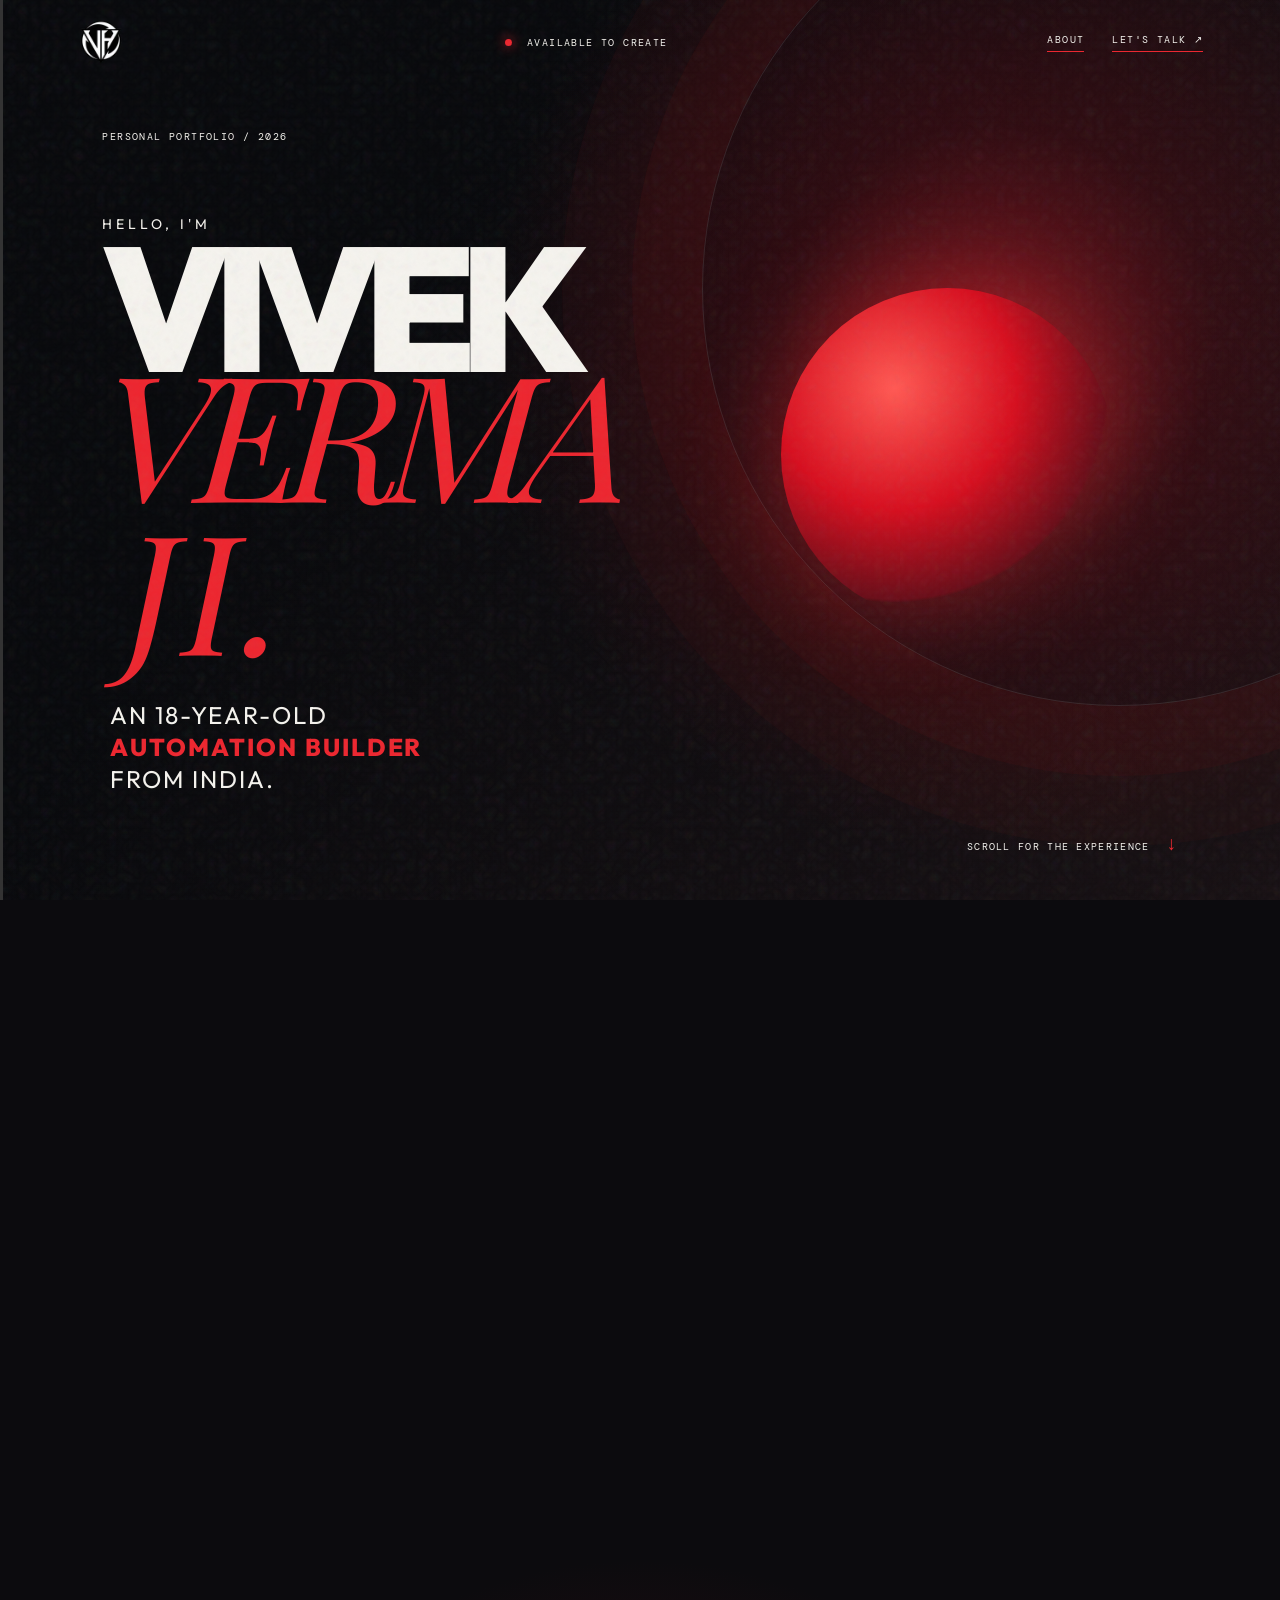
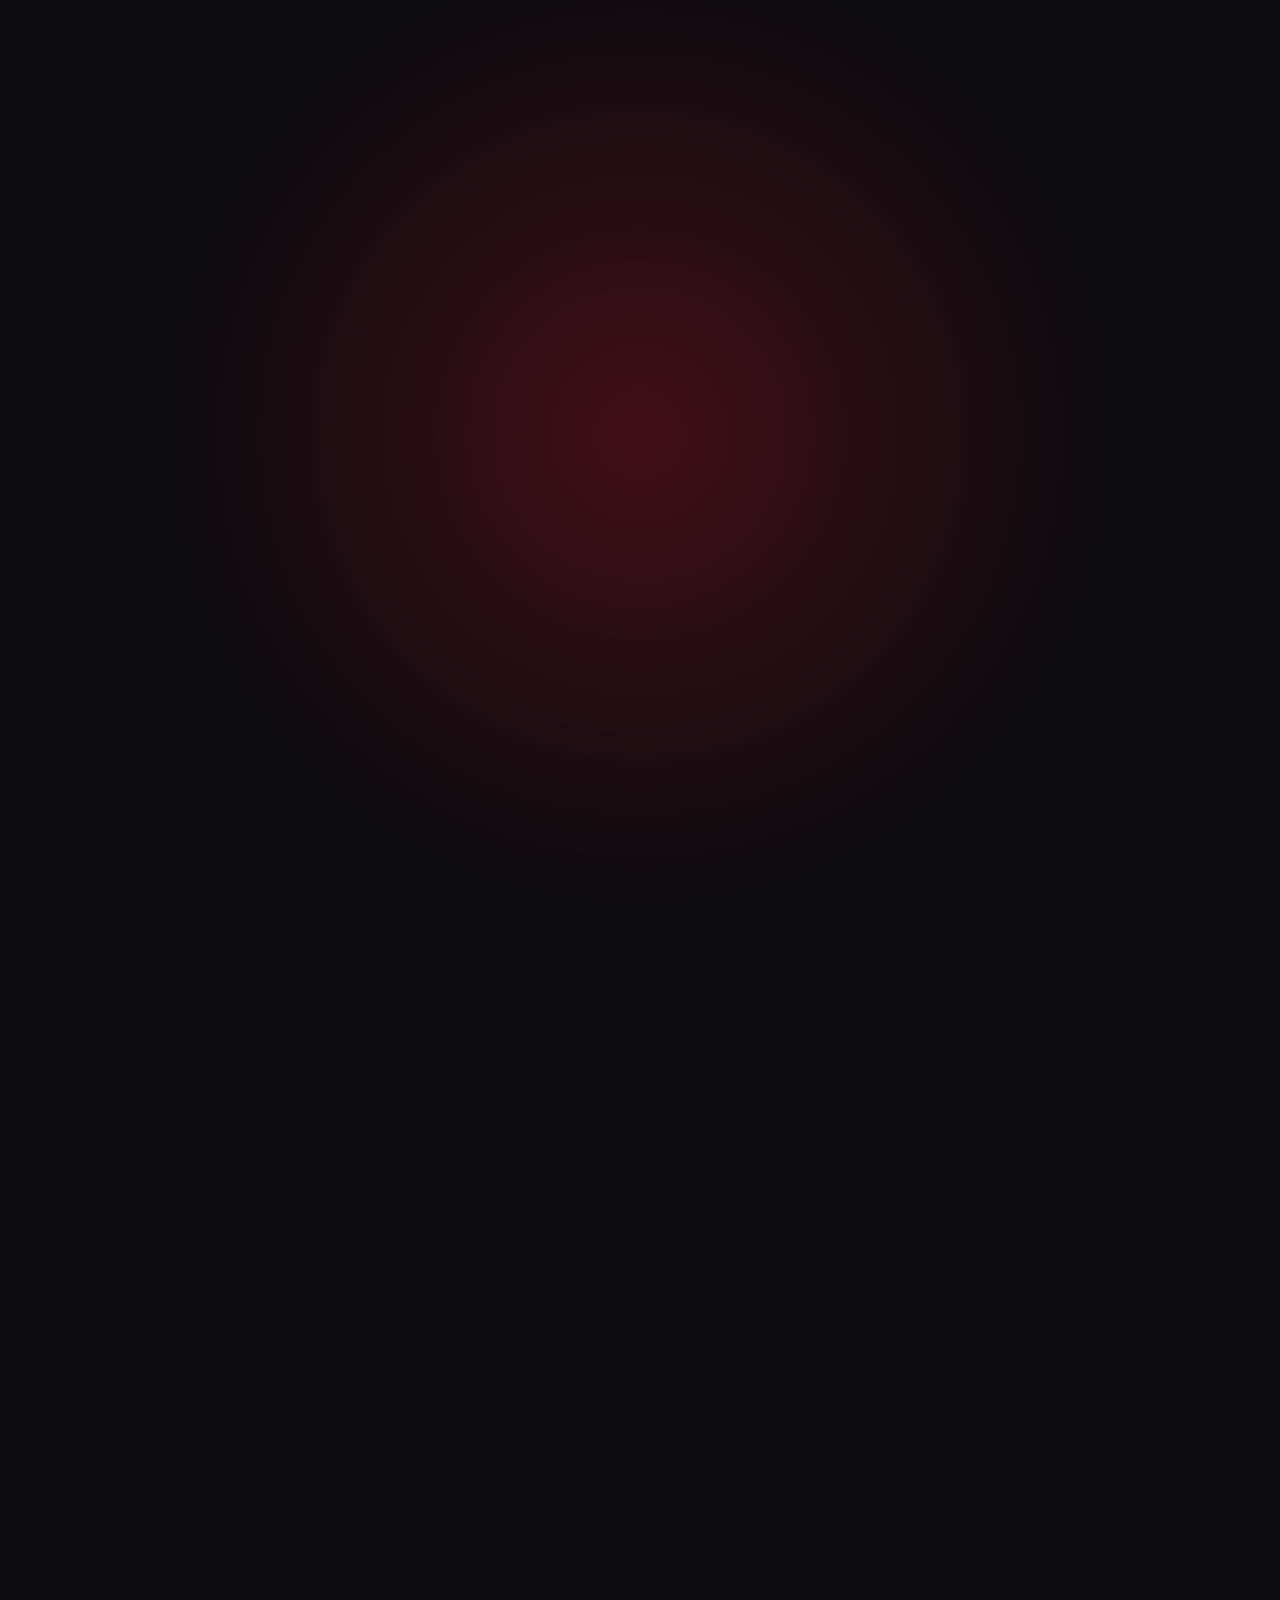
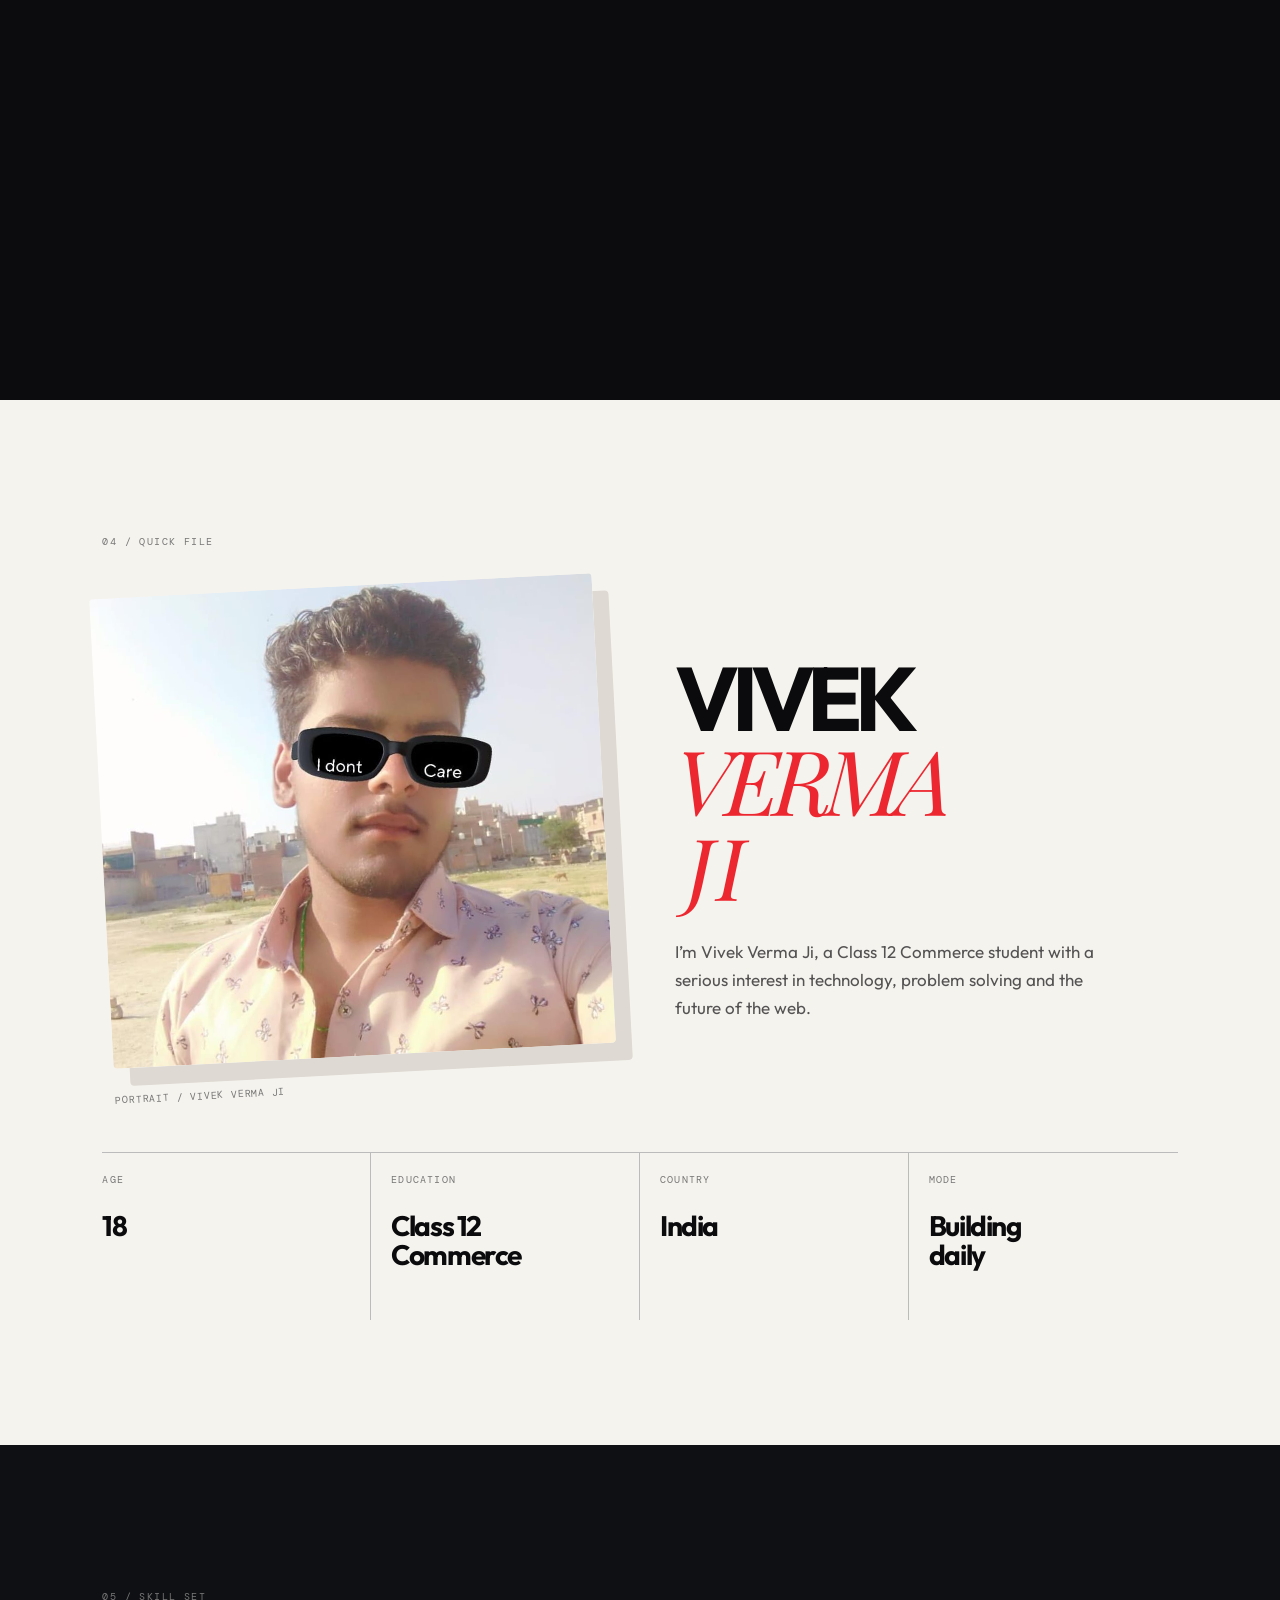
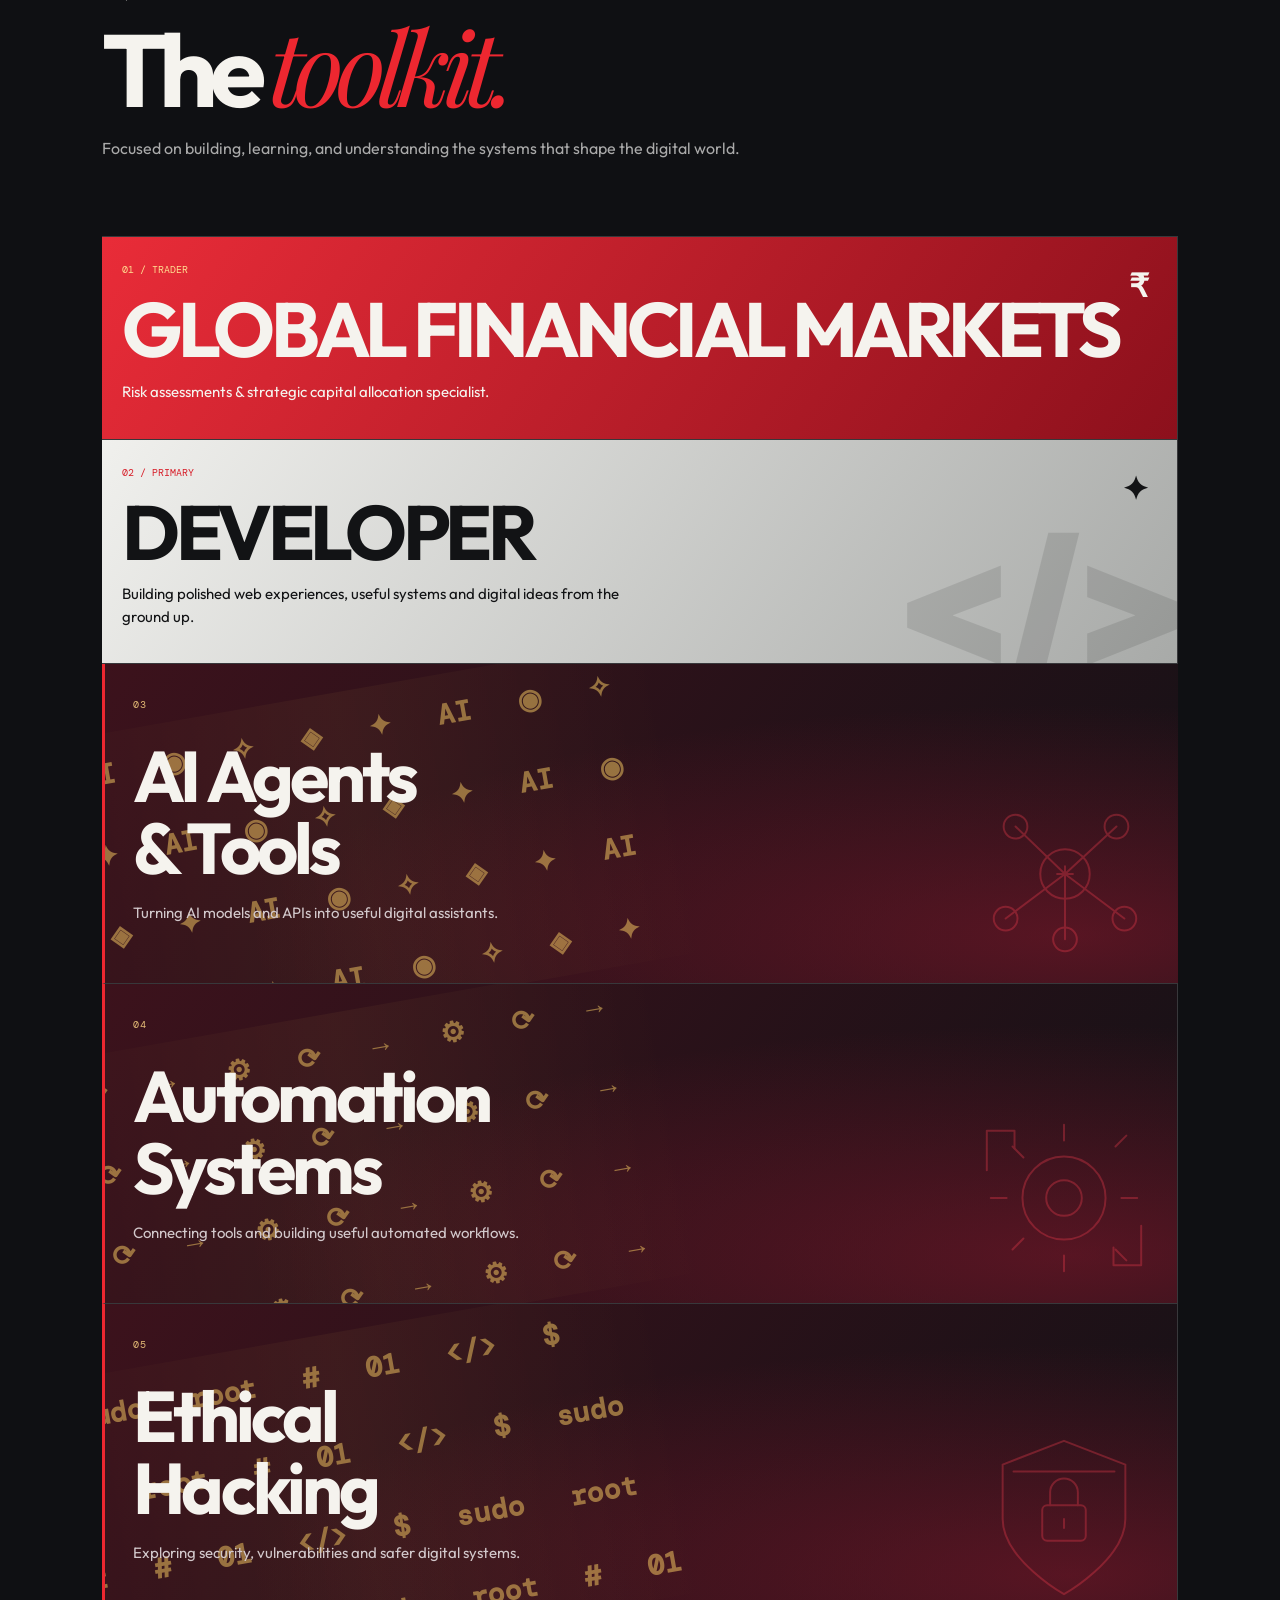
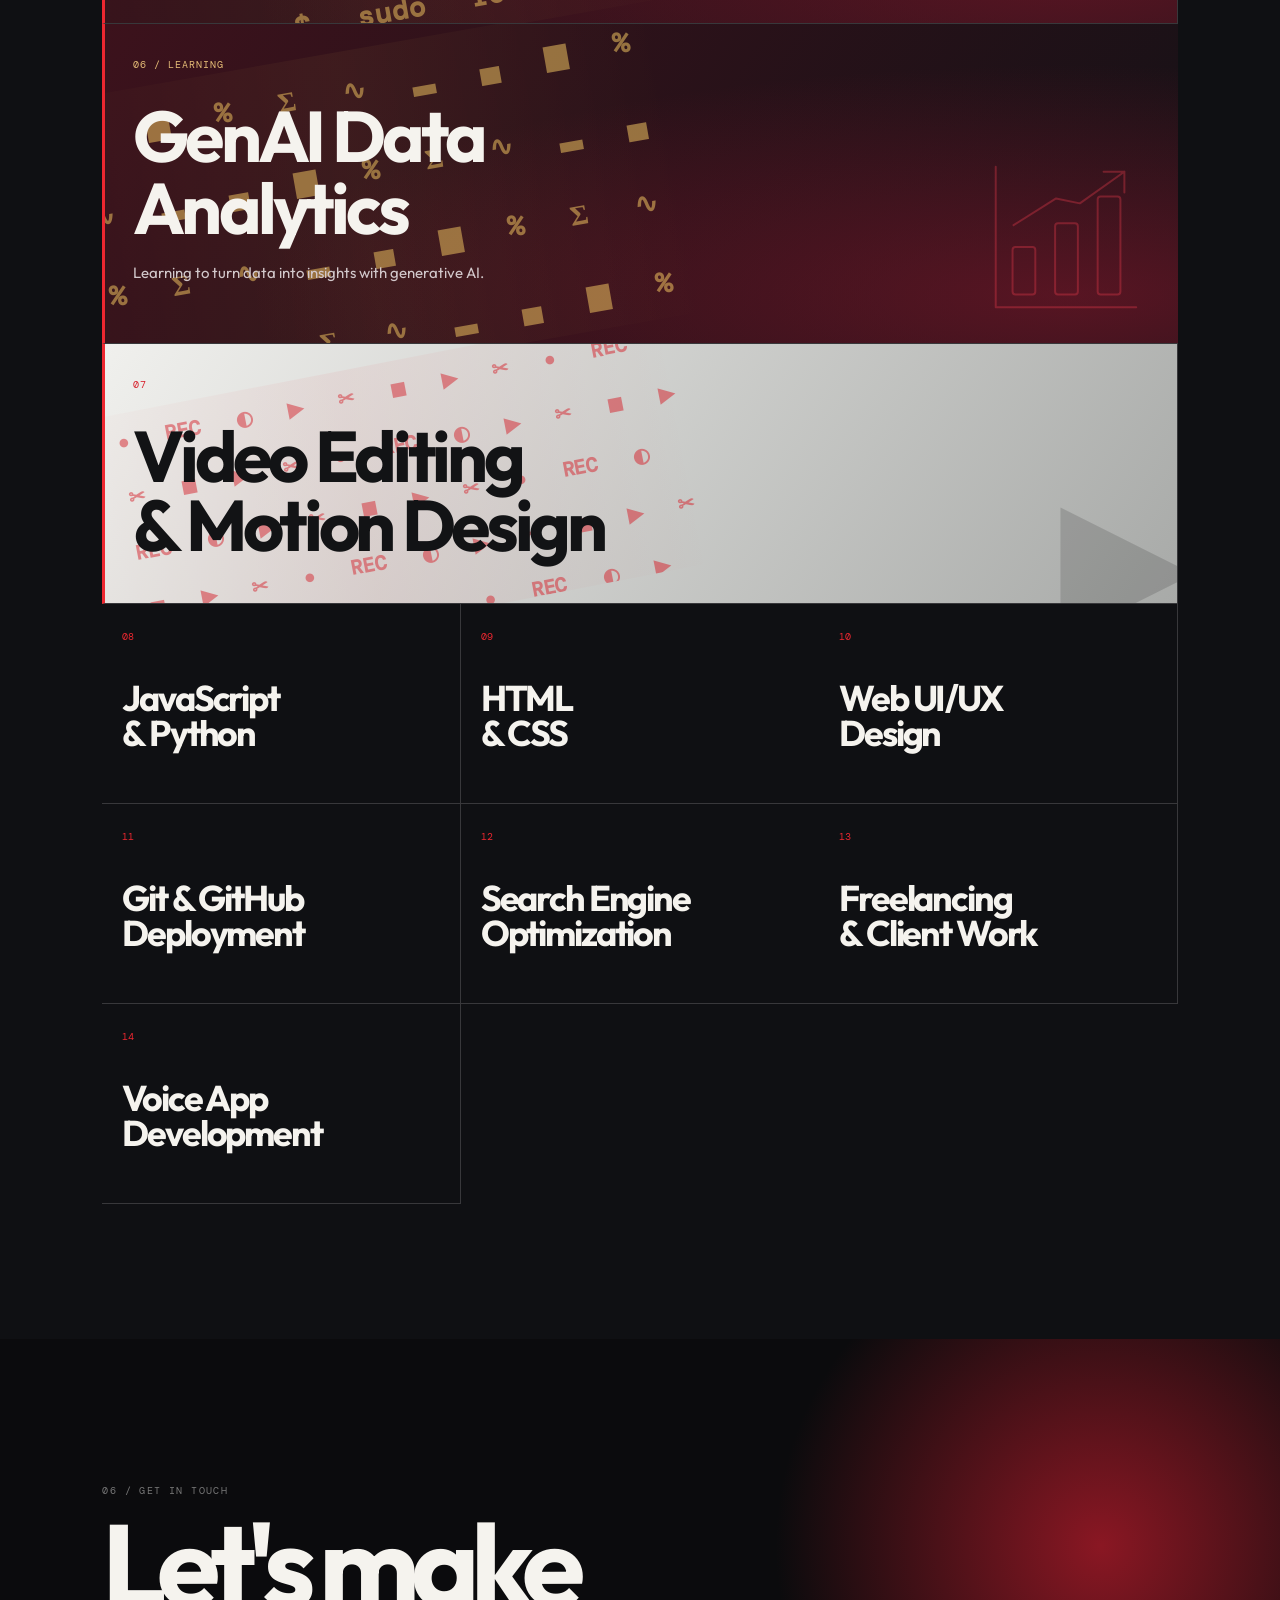
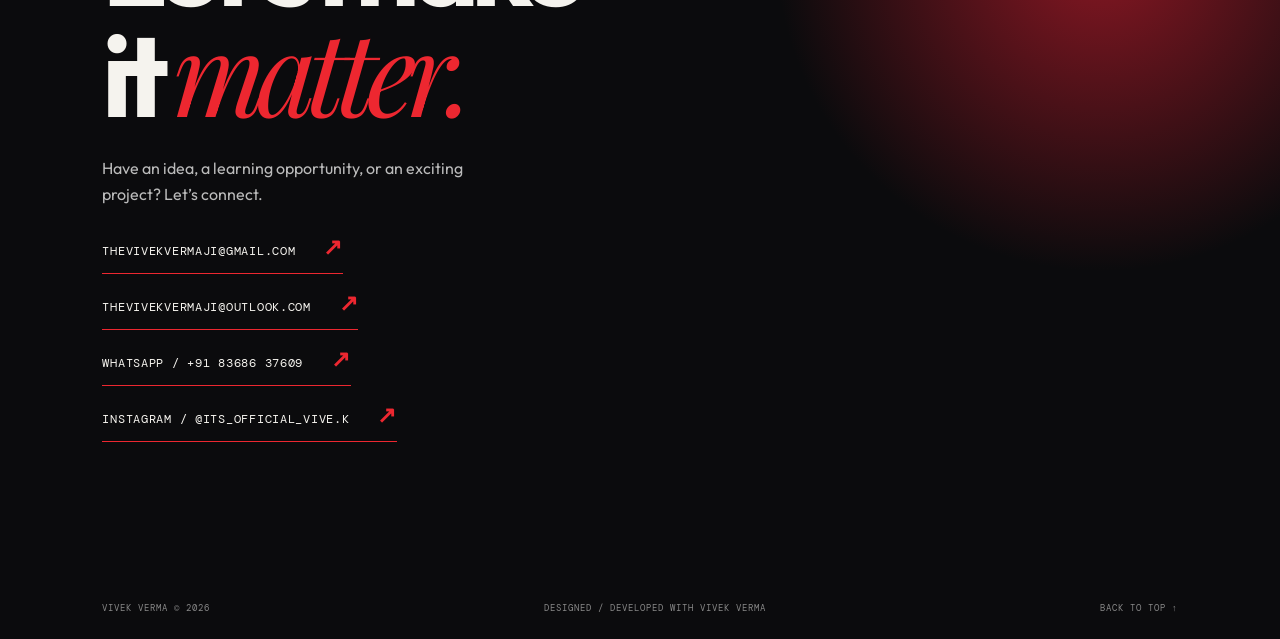
<file: index.html>
<!doctype html><html lang="en"><head><meta charset="UTF-8"><meta name="viewport" content="width=device-width,initial-scale=1"><title>Vivek Verma Ji</title>
<meta name="description" content="Vivek Verma Ji's portfolio (Vivek Verma) - a young web developer from India building polished websites, web apps and automation. See skills, projects and get in touch.">
<meta name="author" content="Vivek Verma Ji">
<meta name="robots" content="index, follow">
<link rel="icon" href="3-favicon.ico" sizes="any">
<link rel="icon" type="image/png" href="4-favicon.png" sizes="192x192">
<link rel="apple-touch-icon" href="4-favicon.png">
<link rel="canonical" href="https://vivekvermaji.tech/">
<meta property="og:type" content="website">
<meta property="og:site_name" content="Vivek Verma Ji">
<meta property="og:title" content="Vivek Verma Ji">
<meta property="og:description" content="Vivek Verma Ji's portfolio (Vivek Verma) - a young web developer from India building polished websites, web apps and automation. See skills, projects and get in touch.">
<meta property="og:url" content="https://vivekvermaji.tech/">
<meta name="twitter:card" content="summary">
<meta property="og:image" content="https://vivekvermaji.tech/assets/1-vivek-portrait.jpg">
<meta name="twitter:image" content="https://vivekvermaji.tech/assets/1-vivek-portrait.jpg">
<meta name="twitter:title" content="Vivek Verma Ji">
<meta name="twitter:description" content="Vivek Verma Ji's portfolio (Vivek Verma) - a young web developer from India building polished websites, web apps and automation. See skills, projects and get in touch.">
<script type="application/ld+json">{"@context":"https://schema.org","@graph":[{"@type":"WebSite","name":"Vivek Verma Ji","url":"https://vivekvermaji.tech/","inLanguage":"en"},{"@type":"Person","name":"Vivek Verma Ji","alternateName":["Vivek Verma","vivekvermaji"],"url":"https://vivekvermaji.tech/","jobTitle":"Creative Web Builder","image":"https://vivekvermaji.tech/assets/1-vivek-portrait.jpg","description":"Web developer and student from India building websites, web apps and automation.","email":"mailto:thevivekvermaji@gmail.com","nationality":"Indian","address":{"@type":"PostalAddress","addressCountry":"IN"},"knowsAbout":["Web development","JavaScript","Python","HTML","CSS","Web UI/UX design","Automation"],"sameAs":["https://github.com/vivekvermaji","https://instagram.com/its_official_vive.k"]}]}</script><link rel="preconnect" href="https://fonts.googleapis.com"><link rel="preconnect" href="https://fonts.gstatic.com" crossorigin><link href="https://fonts.googleapis.com/css2?family=DM+Mono:wght@400;500&family=Outfit:wght@400;600;700;800;900&family=Playfair+Display:ital@0;1&display=swap" rel="stylesheet"><link rel="stylesheet" href="style.css"><style>header .logo{display:flex;align-items:center;justify-content:center;width:48px;height:48px;flex-shrink:0;letter-spacing:normal}header .logo img{display:block;width:48px;height:48px;object-fit:contain}header .logo:focus-visible{outline:2px solid var(--red);outline-offset:5px;border-radius:50%}.top-nav{display:flex;align-items:center;gap:28px}.top-nav .menu.active{color:var(--red);border-bottom-color:var(--gold)}@media(max-width:750px){.top-nav{gap:16px}.top-nav .menu.home{display:none}}</style><style>.loader{position:fixed;inset:0;z-index:50;background:#0c0c0e;display:grid;place-items:center;transition:opacity .5s,visibility .5s;animation:close-intro .5s 2.6s forwards}.loader-inner{text-align:center;width:min(280px,72vw)}.scanner{width:170px;height:170px;margin:auto;position:relative;display:grid;place-items:center}.scanner img{width:100px;height:100px;filter:drop-shadow(0 0 22px #e63a4066)}.scanner:before,.scanner:after{content:"";position:absolute;inset:0;border-radius:50%;border:1px solid #e63a4044;border-top:2px solid #e63a40;animation:orbit 1.3s linear infinite}.scanner:after{inset:13px;border-top-color:transparent;border-bottom-color:#e63a40;animation-direction:reverse}.load-name{font-size:12px;font-weight:700;letter-spacing:.25em;color:#f4f0ec;margin:28px 0 10px}.load-caption{font-size:9px;letter-spacing:.2em;color:#a39b9b}.load-track{height:2px;margin-top:24px;background:#302328;overflow:hidden}.load-track i{display:block;width:100%;height:100%;background:#e63a40;transform-origin:left;animation:charge 2.4s ease-out forwards}@keyframes orbit{to{transform:rotate(360deg)}}@keyframes charge{from{transform:scaleX(0)}to{transform:scaleX(1)}}@keyframes close-intro{to{opacity:0;visibility:hidden;pointer-events:none}}@media(min-width:1024px){.loader-inner{width:360px}.scanner{width:220px;height:220px}.scanner img{width:130px;height:130px}.scanner:after{inset:17px}.load-name{font-size:15px;margin:34px 0 12px}.load-caption{font-size:11px}.load-track{margin-top:28px}}
</style><style>
/* New featured skill cards. Original cards remain unchanged. */
.skill-grid .skill-focus{min-height:320px;padding:28px;background:radial-gradient(ellipse at 90% 85%,#8e182d88,transparent 60%),linear-gradient(125deg,#3c121c,#151116);border-left:3px solid var(--red);isolation:isolate}
.skill-grid .skill-focus span{color:#e6bd77;position:relative;z-index:2;letter-spacing:.1em}
.skill-grid .skill-focus h3{font-size:clamp(34px,5.6vw,80px);max-width:780px;margin:28px 0 18px;line-height:1;letter-spacing:-.055em;position:relative;z-index:2}
.skill-grid .skill-focus p{color:#d2c8cb;max-width:490px;position:relative;z-index:2;margin-bottom:0}
.skill-visual{position:absolute;right:18px;bottom:10px;width:190px;height:190px;color:#ee3c4d;opacity:.34;pointer-events:none;z-index:0;transition:opacity .4s,transform .4s}
.skill-visual svg{width:100%;height:100%;overflow:visible;fill:none;stroke:currentColor;stroke-width:2;stroke-linecap:round;stroke-linejoin:round}
.skill-focus:hover .skill-visual{opacity:.46;transform:scale(1.04)}
.skill-visual .gear{transform-origin:96px 96px;animation:skill-rotate 18s linear infinite}
.skill-visual .ai-node{animation:skill-pulse 3s ease-in-out infinite}.skill-visual .ai-node:nth-of-type(2n){animation-delay:1.2s}
.skill-visual .scan-line{animation:skill-scan 4s ease-in-out infinite}
.skill-visual .data-bar{transform-box:fill-box;transform-origin:center bottom;animation:skill-bars 4s ease-in-out infinite}.skill-visual .data-bar:nth-of-type(2n){animation-delay:1s}
.skill-grid .skill-highlight{grid-column:span 3;min-height:260px;padding:28px;background:linear-gradient(125deg,#f0f0ed,#a8aaa8);color:#121315;border-left:3px solid var(--red)}
.skill-grid .skill-highlight span{color:#d71e29;letter-spacing:.1em}.skill-grid .skill-highlight h3{font-size:clamp(34px,5.6vw,80px);margin-top:30px;max-width:800px}
@keyframes skill-rotate{to{transform:rotate(360deg)}}@keyframes skill-pulse{50%{opacity:.25;r:7px}}@keyframes skill-scan{50%{transform:translateY(90px);opacity:.3}}@keyframes skill-bars{50%{transform:scaleY(.6)}}
@media(max-width:750px){.skill-grid .skill-focus,.skill-grid .skill-highlight{grid-column:auto;padding:24px;min-height:300px}.skill-grid .skill-focus h3,.skill-grid .skill-highlight h3{font-size:36px;max-width:100%;margin-top:28px}.skill-grid .skill-focus p{font-size:14px;max-width:245px}.skill-visual{width:150px;height:150px;right:12px;bottom:6px;opacity:.28}.skill-grid .skill-highlight{min-height:245px}}
@media(prefers-reduced-motion:reduce){.skill-visual *{animation:none!important}.skill-focus .skill-visual{transition:none}.skill-focus:hover h3,.skill-focus:hover p{transform:none}}

/* Themed streams: half-density, tilted, left-weighted like the originals. */
.skill-stream,.edit-stream{position:absolute;z-index:1;top:0;bottom:0;left:0;width:62%;pointer-events:none;overflow:hidden;font:800 28px 'DM Mono';word-spacing:30px;line-height:2.9;transform:rotate(-10deg) translate(-12%,4%);opacity:.5;transition:opacity .4s;animation:stream-drift 9s ease-in-out infinite;background:linear-gradient(90deg,transparent,rgba(255,211,92,.1),transparent)}
.skill-stream{color:#ffd266}
.skill-focus:hover .skill-stream{opacity:.9}
.edit-stream{color:#d51f29;font-size:20px;word-spacing:24px;line-height:2.8;transform:rotate(-11deg) translate(-12%,4%);animation-name:edit-drift;animation-duration:11s;background:linear-gradient(90deg,transparent,rgba(221,25,35,.1),transparent)}
.skill-highlight span,.skill-highlight h3{position:relative;z-index:2}
.skill-highlight:hover .edit-stream{opacity:.85}
.editing:after{content:"\25B6";position:absolute;z-index:1;right:-6px;bottom:-58px;color:rgba(0,0,0,.14);font-size:160px;font-weight:900}
@keyframes stream-drift{50%{transform:rotate(-10deg) translate(-9%,0)}}
@keyframes edit-drift{50%{transform:rotate(-11deg) translate(-9%,0)}}
@media(max-width:750px){.skill-stream{font-size:22px}.edit-stream{font-size:17px}.editing:after{font-size:120px;bottom:-44px}}
@media(prefers-reduced-motion:reduce){.skill-stream,.edit-stream{animation:none!important}}

/* Legible Quick File name, matching the hero lettering. */
.identity h2 em{display:block}
.identity h2 .identity-ji{display:block;width:max-content;letter-spacing:.02em;font-size:.95em;line-height:.95;margin-top:.05em;white-space:nowrap;font-style:normal;font-family:'Playfair Display',serif;font-weight:400;transform:skewX(-12deg);transform-origin:left bottom;padding-left:.06em}
</style><style>/* Approved full-colour About photo card */
.about-layout{display:grid;grid-template-columns:1fr 1fr;gap:70px;align-items:center;margin:38px 0 58px}.about-layout h2{font-size:90px;margin:16px 0 32px}.about-layout .intro-text{font-size:17px;line-height:1.65;max-width:450px;color:#545252}.about-photo{margin:0;position:relative;transform:rotate(-3deg);transition:transform .45s}.about-photo img{display:block;width:100%;height:470px;object-fit:cover;object-position:65% 50%;filter:none;box-shadow:16px 18px 0 #ded9d2;border-radius:4px}.about-photo:hover{transform:rotate(0)}.about-photo figcaption{font:10px 'DM Mono';margin-top:25px;color:#777;letter-spacing:.08em}
@media(max-width:750px){.about-layout{grid-template-columns:1fr;gap:36px;margin:25px 0 40px}.about-layout h2{font-size:20vw;margin:0 0 20px}.about-layout .intro-text{font-size:14px}.about-photo{width:90%;margin:auto}.about-photo img{height:320px;box-shadow:9px 10px 0 #ded9d2}.about-photo figcaption{font-size:8px}.identity.demo-about{padding:70px 7vw}}</style></head><body><div class="loader" aria-hidden="true"><div class="loader-inner"><div class="scanner"><img src="assets/5-vh-logo.png" alt=""></div><div class="load-name">VIVEK VERMA JI</div><div class="load-caption">ENTERING THE CREATIVE SPACE</div><div class="load-track"><i></i></div></div></div><div class="noise"></div><div class="reading"><i></i></div><header><a class="logo" href="#top" aria-label="Vivek Verma Ji home"><img src="assets/5-vh-logo.png" alt="VH - Vivek Verma Ji" width="48" height="48"></a><p><b></b> AVAILABLE TO CREATE</p><nav class="top-nav" aria-label="Main navigation"><a class="menu" href="about.html">ABOUT</a><a class="menu" href="#contact">LET'S TALK ↗</a></nav></header><main id="top"><section class="hero"><p class="mono fade">PERSONAL PORTFOLIO / 2026</p><div class="hero-name"><p class="fade">HELLO, I'M</p><h1 class="fade">VIVEK<br><em>VERMA <span class="ji">JI.</span></em></h1></div><p class="role fade">AN 18-YEAR-OLD<br><span id="role-word">DEVELOPER</span><br>FROM INDIA.</p><div class="red-disc"></div><p class="scroll">SCROLL FOR THE EXPERIENCE <b>↓</b></p></section>
<section class="mission"><div class="copy active"><p class="mono">01 / INTRODUCTION</p><h2>Built with<br><em>precision.</em></h2><p>I’m Vivek Verma Ji — a Class 12 Commerce student with a serious interest in technology, problem solving and the future of the web.</p></div><div class="copy"><p class="mono">02 / MAIN MISSION</p><h2>Code with<br><em>purpose.</em></h2><p>Developer is more than a label for me. I enjoy shaping ideas into useful, visually exciting digital experiences.</p></div><div class="copy"><p class="mono">03 / NEXT LEVEL</p><h2>Always<br><em>evolving.</em></h2><p>I learn by exploring interfaces, systems, finance and cybersecurity — then use that knowledge to make something new.</p></div><div class="armor" aria-label="Red and gold armored suit"><img src="assets/armored-suit-reference.png" alt="Red and gold armored suit" style="position:absolute;z-index:10;bottom:-88px;left:-18px;width:340px;height:auto;mix-blend-mode:screen;filter:drop-shadow(0 22px 20px rgba(0,0,0,.7))"></div><div class="orbit o1"></div><div class="orbit o2"></div><div class="ticks"><i class="live"></i><i></i><i></i></div></section>
<section class="identity demo-about"><p class="mono">04 / QUICK FILE</p><div class="about-layout"><figure class="about-photo"><img src="assets/1-vivek-portrait.jpg" alt="Vivek Verma"><figcaption>PORTRAIT / VIVEK VERMA JI</figcaption></figure><div><h2>VIVEK <em>VERMA <span class="identity-ji">JI</span></em></h2><p class="intro-text">I’m Vivek Verma Ji, a Class 12 Commerce student with a serious interest in technology, problem solving and the future of the web.</p></div></div><div class="facts"><article><span>AGE</span><b>18</b></article><article><span>EDUCATION</span><b>Class 12<br>Commerce</b></article><article><span>COUNTRY</span><b>India</b></article><article><span>MODE</span><b>Building<br>daily</b></article></div></section>
<section class="skills"><div class="skills-head"><p class="mono">05 / SKILL SET</p><h2>The <em>toolkit.</em></h2><p>Focused on building, learning, and understanding the systems that shape the digital world.</p></div><div class="skill-grid"><article class="featured finance"><div class="money-stream" aria-hidden="true">₹ ₹ ₹ ₹ ₹ ₹ ₹ ₹ ₹ ₹</div><span>01 / TRADER</span><h3>GLOBAL FINANCIAL MARKETS</h3><p>Risk assessments &amp; strategic capital allocation specialist.</p><b>₹</b></article><article class="featured developer"><div class="code-stream" aria-hidden="true">&lt;/&gt; const build = () =&gt; future; &nbsp; function create() { return impact; } &nbsp; &lt;div class='idea'&gt;</div><span>02 / PRIMARY</span><h3>DEVELOPER</h3><p>Building polished web experiences, useful systems and digital ideas from the ground up.</p><b>✦</b></article><article class="featured skill-focus"><div class="skill-stream" aria-hidden="true">✦ AI ◉ ✧ ◈ ✦ AI ◉ ✧ ◈ ✦ AI ◉ ✧ ◈ ✦ AI ◉ ✧ ◈ ✦ AI ◉ ✧ ◈ ✦ AI ◉ ✧ ◈ ✦ AI ◉ ✧ ◈ ✦ AI ◉ ✧ ◈ ✦ AI ◉ ✧ ◈</div><div class="skill-visual" aria-hidden="true"><svg viewBox="0 0 192 192"><path d="M96 92 46 44m50 48 52-48M96 92l-60 45m60-45 60 45m-60-45v66"/><circle cx="96" cy="92" r="25"/><circle class="ai-node" cx="46" cy="44" r="12"/><circle class="ai-node" cx="148" cy="44" r="12"/><circle class="ai-node" cx="36" cy="137" r="12"/><circle class="ai-node" cx="156" cy="137" r="12"/><circle class="ai-node" cx="96" cy="158" r="12"/><path d="M88 92h16m-8-8v16"/></svg></div><span>03</span><h3>AI Agents<br>&amp; Tools</h3><p>Turning AI models and APIs into useful digital assistants.</p></article><article class="featured skill-focus"><div class="skill-stream" aria-hidden="true">⚙ ⟳ → ⚙ ⟳ → ⚙ ⟳ → ⚙ ⟳ → ⚙ ⟳ → ⚙ ⟳ → ⚙ ⟳ → ⚙ ⟳ → ⚙ ⟳ → ⚙ ⟳ → ⚙ ⟳ → ⚙ ⟳ →</div><div class="skill-visual" aria-hidden="true"><svg viewBox="0 0 192 192"><g class="gear"><circle cx="96" cy="96" r="42"/><circle cx="96" cy="96" r="18"/><path d="M96 38v-16m0 148v-16M38 96H22m148 0h-16M55 55 44 44m104 104 11 11M55 137l-11 11m104-104 11-11"/></g><path d="M18 28h28v18m-28-18v40m156 96h-28v-18m28 18v-40"/></svg></div><span>04</span><h3>Automation<br>Systems</h3><p>Connecting tools and building useful automated workflows.</p></article><article class="featured skill-focus"><div class="skill-stream" aria-hidden="true">$ sudo root # 01 &lt;/&gt; $ sudo root # 01 &lt;/&gt; $ sudo root # 01 &lt;/&gt; $ sudo root # 01 &lt;/&gt; $ sudo root # 01 &lt;/&gt; $ sudo root # 01 &lt;/&gt; $ sudo root # 01 &lt;/&gt;</div><div class="skill-visual" aria-hidden="true"><svg viewBox="0 0 192 192"><path d="M96 18 158 42v55c0 41-62 76-62 76S34 138 34 97V42Z"/><rect x="74" y="83" width="44" height="36" rx="5"/><path d="M82 83V70a14 14 0 0 1 28 0v13M96 97v9"/><path class="scan-line" d="M45 49h102"/></svg></div><span>05</span><h3>Ethical<br>Hacking</h3><p>Exploring security, vulnerabilities and safer digital systems.</p></article><article class="featured skill-focus"><div class="skill-stream" aria-hidden="true">▂ ▄ ▆ % Σ ∿ ▂ ▄ ▆ % Σ ∿ ▂ ▄ ▆ % Σ ∿ ▂ ▄ ▆ % Σ ∿ ▂ ▄ ▆ % Σ ∿ ▂ ▄ ▆ % Σ ∿ ▂ ▄ ▆ % Σ ∿ ▂ ▄ ▆ % Σ ∿ ▂ ▄ ▆ % Σ ∿</div><div class="skill-visual" aria-hidden="true"><svg viewBox="0 0 192 192"><path d="M26 24v142h142"/><rect class="data-bar" x="43" y="105" width="23" height="48" rx="3"/><rect class="data-bar" x="86" y="81" width="23" height="72" rx="3"/><rect class="data-bar" x="129" y="54" width="23" height="99" rx="3"/><path d="m44 83 43-27 24 5 45-32m-21 0h21v21"/></svg></div><span>06 / LEARNING</span><h3>GenAI Data<br>Analytics</h3><p>Learning to turn data into insights with generative AI.</p></article><article class="skill-highlight editing"><div class="edit-stream" aria-hidden="true">▶ ✂ ● REC ◐ ▶ ✂ ◼ ▶ ✂ ● REC ◐ ▶ ✂ ◼ ▶ ✂ ● REC ◐ ▶ ✂ ◼ ▶ ✂ ● REC ◐ ▶ ✂ ◼ ▶ ✂ ● REC ◐ ▶ ✂ ◼ ▶ ✂ ● REC ◐ ▶ ✂ ◼ ▶ ✂ ● REC ◐ ▶ ✂ ◼ ▶ ✂ ● REC ◐ ▶ ✂ ◼</div><span>07</span><h3>Video Editing<br>&amp; Motion Design</h3></article><article><span>08</span><h3>JavaScript<br>&amp; Python</h3></article><article><span>09</span><h3>HTML<br>&amp; CSS</h3></article><article><span>10</span><h3>Web UI/UX<br>Design</h3></article><article><span>11</span><h3>Git &amp; GitHub<br>Deployment</h3></article><article><span>12</span><h3>Search Engine<br>Optimization</h3></article><article><span>13</span><h3>Freelancing<br>&amp; Client Work</h3></article><article><span>14</span><h3>Voice App<br>Development</h3></article></div></section>
<section class="contact" id="contact"><p class="mono">06 / GET IN TOUCH</p><h2>Let's make<br>it <em>matter.</em></h2><p>Have an idea, a learning opportunity, or an exciting project? Let’s connect.</p><div class="contact-links"><a href="mailto:thevivekvermaji@gmail.com">THEVIVEKVERMAJI@GMAIL.COM <b>↗</b></a><a href="mailto:thevivekvermaji@outlook.com">THEVIVEKVERMAJI@OUTLOOK.COM <b>↗</b></a><a href="https://wa.me/918368637609?text=Hi%20Vivek%20Verma%2C%20I%20would%20like%20to%20connect." target="_blank" rel="noopener">WHATSAPP / +91 83686 37609 <b>↗</b></a><a href="https://instagram.com/its_official_vive.k" target="_blank" rel="noopener">INSTAGRAM / @ITS_OFFICIAL_VIVE.K <b>↗</b></a></div><footer><span>VIVEK VERMA © 2026</span><span>DESIGNED / DEVELOPED WITH VIVEK VERMA</span><a href="#top">BACK TO TOP ↑</a></footer></section></main><script src="script.js"></script><script>setTimeout(()=>document.querySelector('.loader').remove(),3200);</script></body></html>
</file>
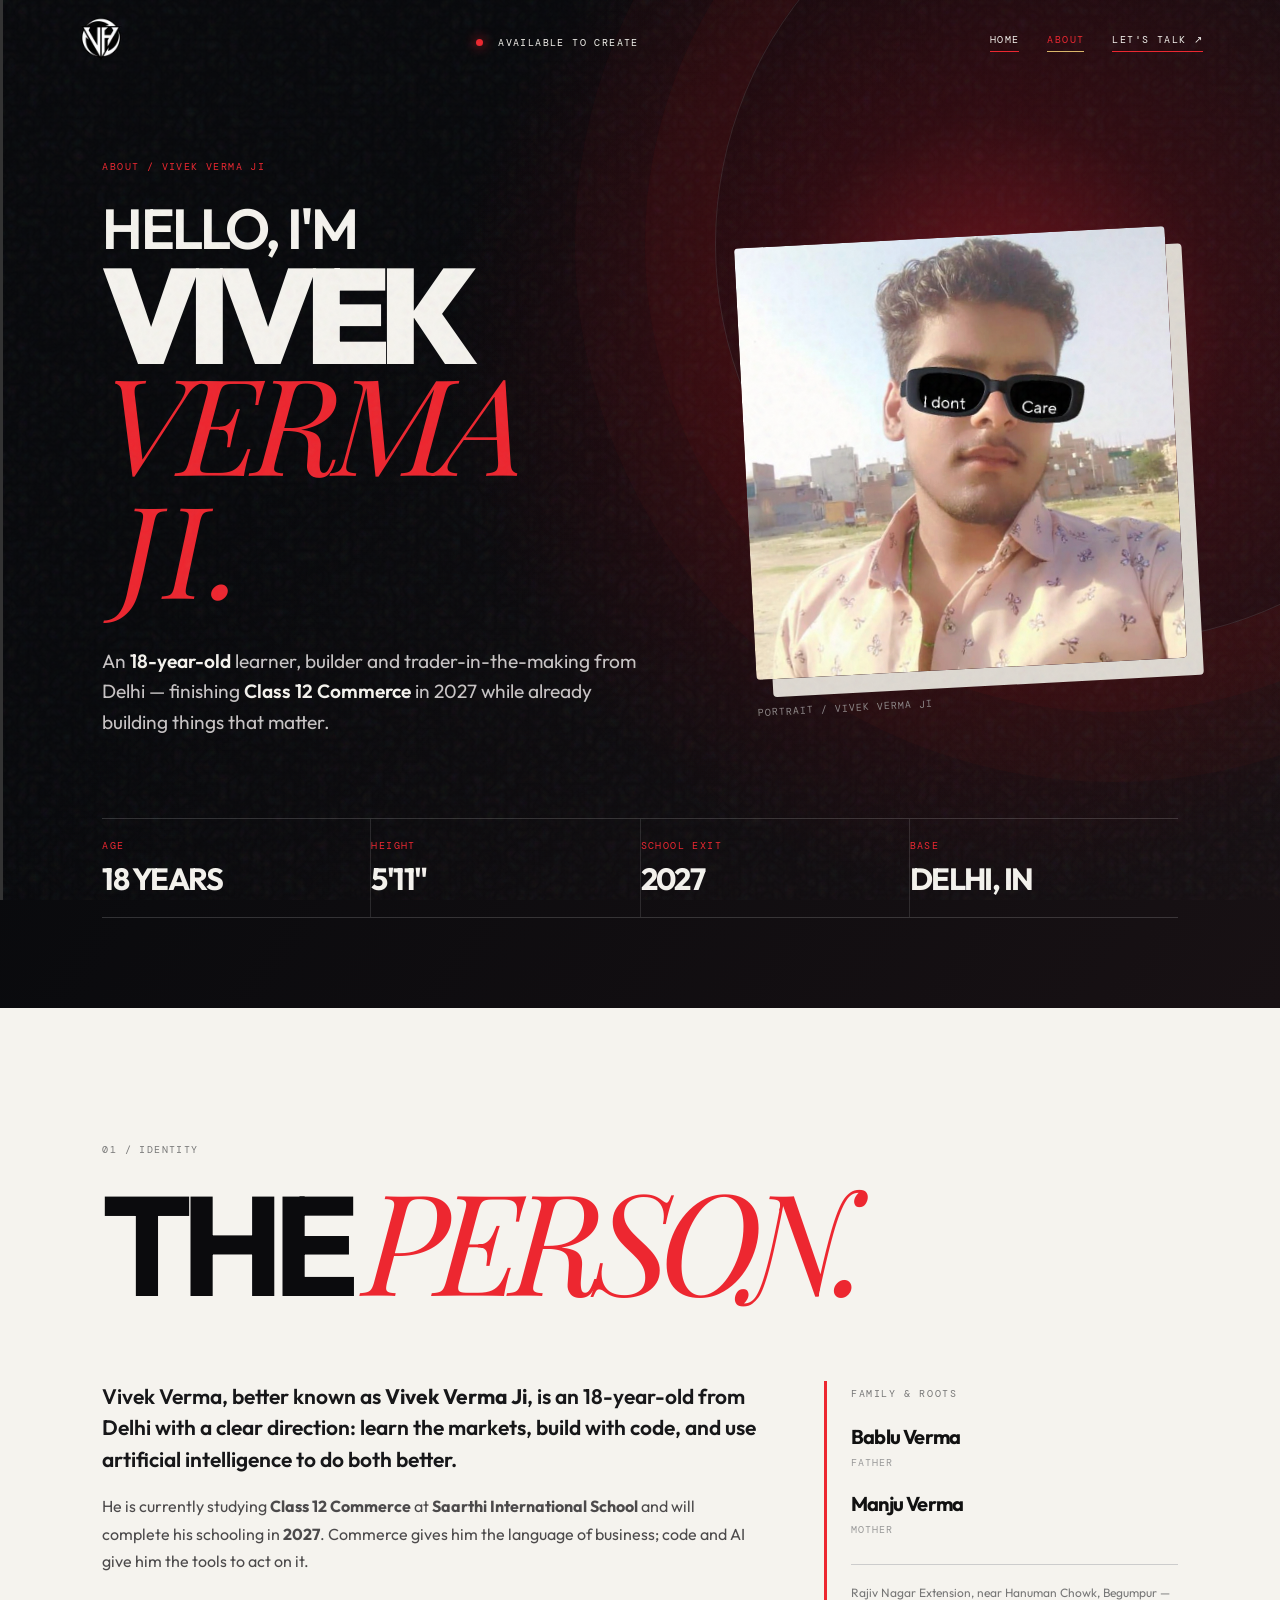
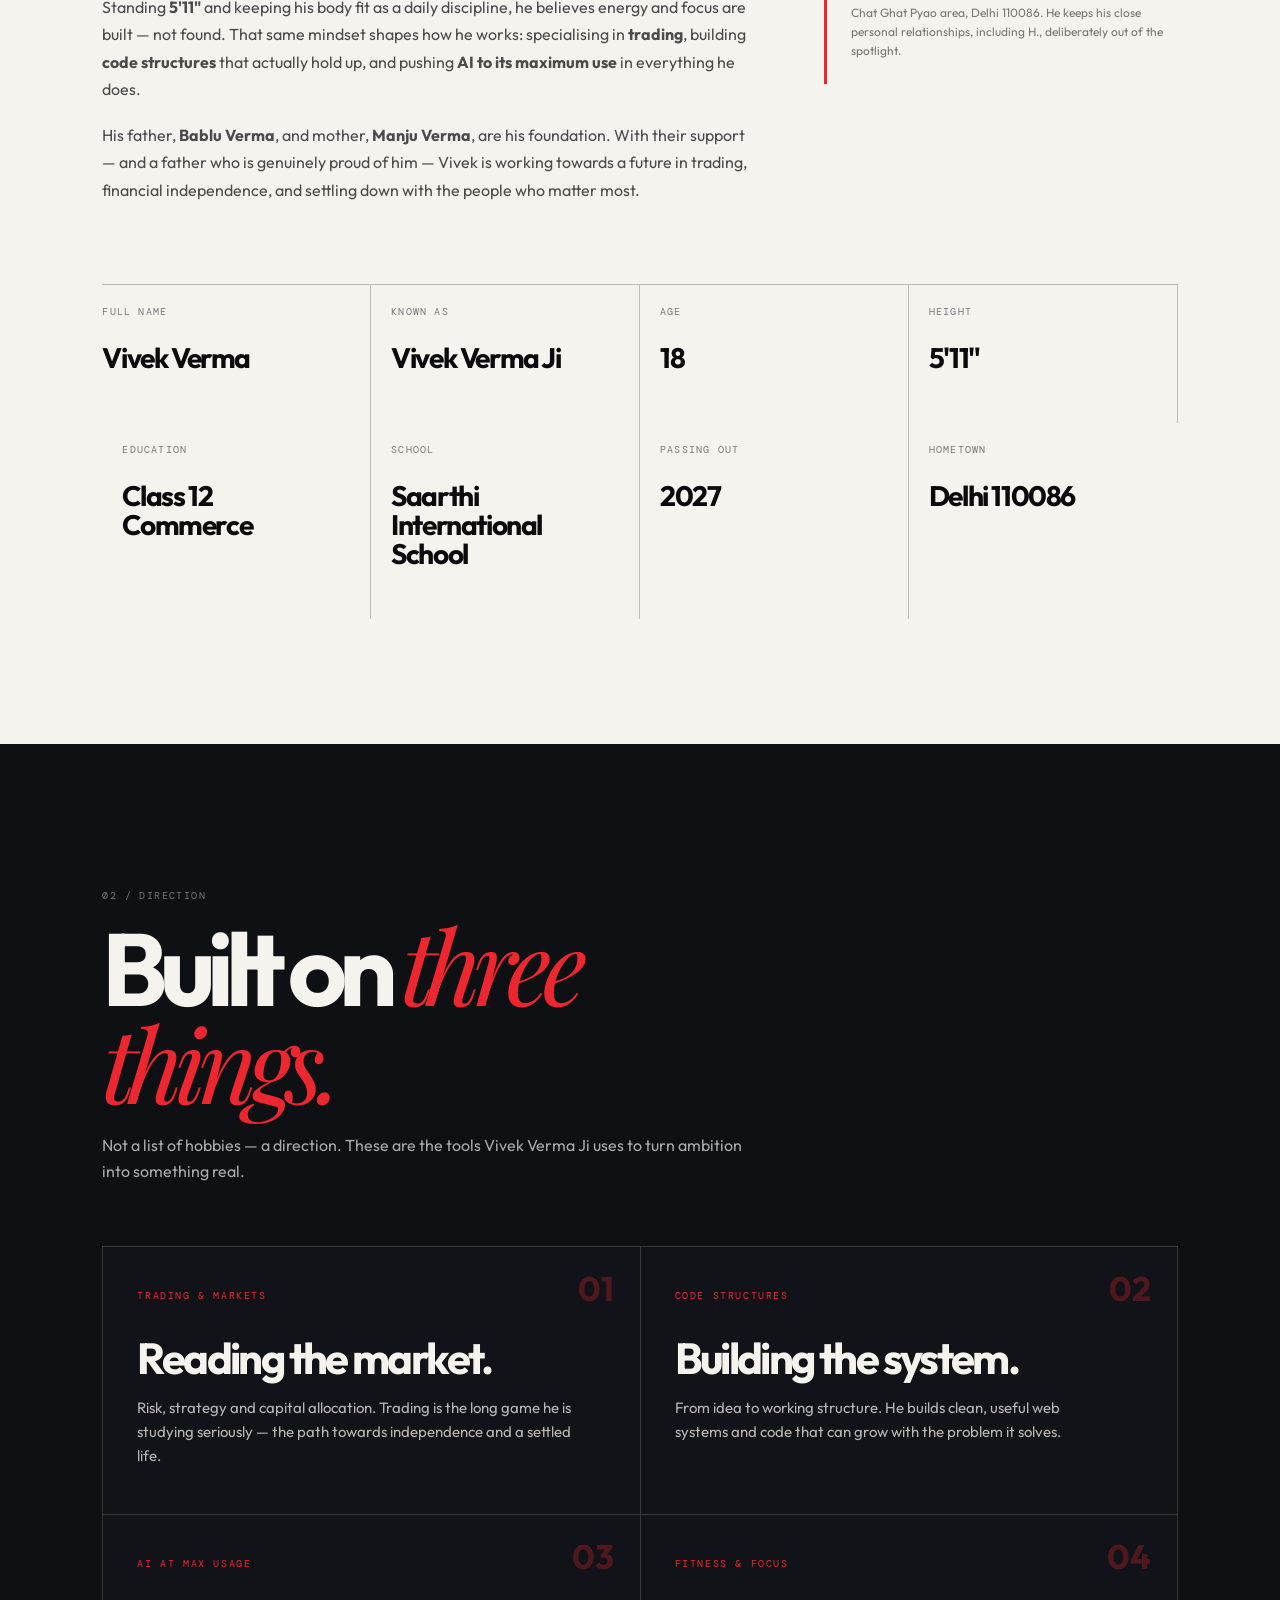
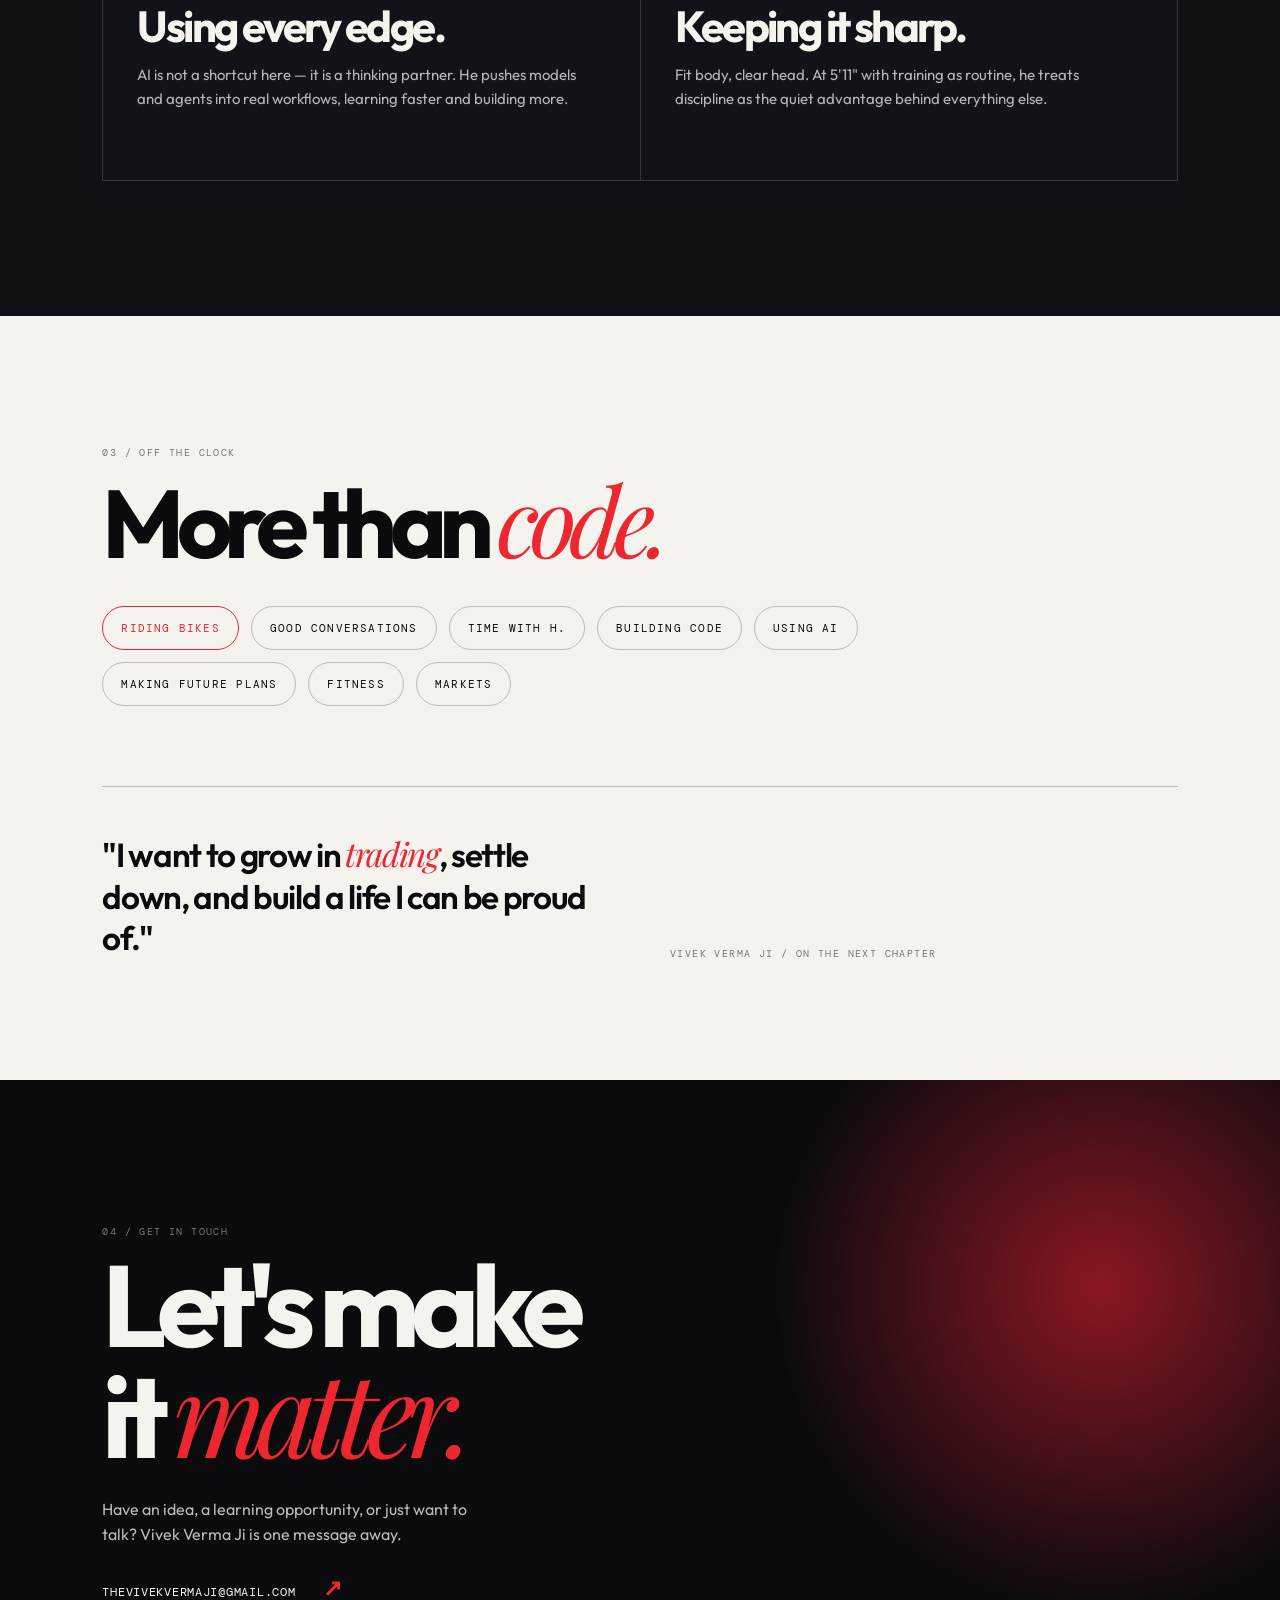
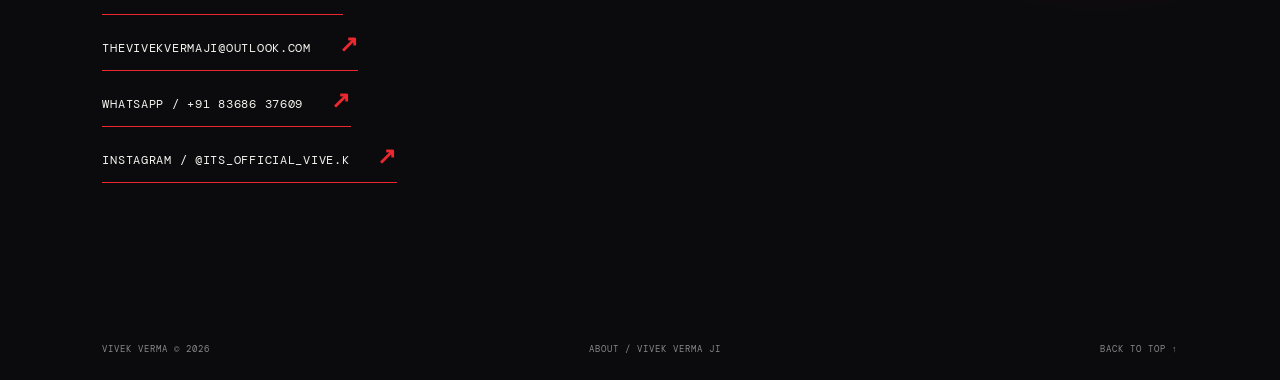
<file: about.html>
<!doctype html><html lang="en"><head><meta charset="UTF-8"><meta name="viewport" content="width=device-width,initial-scale=1"><title>About Vivek Verma Ji — Developer, Trader &amp; Class 12 Commerce Student</title>
<meta name="description" content="Vivek Verma, known as Vivek Verma Ji, is an 18-year-old Class 12 Commerce student at Saarthi International School, Delhi (2027). Developer, trader-in-the-making, AI builder and fitness-focused learner.">
<meta name="author" content="Vivek Verma Ji">
<meta name="robots" content="index, follow">
<link rel="icon" href="3-favicon.ico" sizes="any">
<link rel="icon" type="image/png" href="4-favicon.png" sizes="192x192">
<link rel="apple-touch-icon" href="4-favicon.png">
<link rel="canonical" href="https://vivekvermaji.tech/about.html">
<meta property="og:type" content="profile">
<meta property="og:site_name" content="Vivek Verma Ji">
<meta property="og:title" content="About Vivek Verma Ji — Developer, Trader &amp; Class 12 Commerce Student">
<meta property="og:description" content="An 18-year-old from Delhi building in trading, code structures and AI — while finishing Class 12 Commerce at Saarthi International School in 2027.">
<meta property="og:url" content="https://vivekvermaji.tech/about.html">
<meta property="og:image" content="https://vivekvermaji.tech/assets/1-vivek-portrait.jpg">
<meta name="twitter:card" content="summary">
<meta name="twitter:title" content="About Vivek Verma Ji">
<meta name="twitter:description" content="Developer, trader-in-the-making and Class 12 Commerce student from Delhi — the story of Vivek Verma Ji.">
<meta name="twitter:image" content="https://vivekvermaji.tech/assets/1-vivek-portrait.jpg">
<script type="application/ld+json">{"@context":"https://schema.org","@graph":[{"@type":"WebPage","name":"About Vivek Verma Ji","url":"https://vivekvermaji.tech/about.html","description":"Profile and self introduction of Vivek Verma Ji — developer, trading enthusiast and Class 12 Commerce student from Delhi.","inLanguage":"en","isPartOf":{"@id":"https://vivekvermaji.tech/"}},{"@type":"Person","name":"Vivek Verma","alternateName":["Vivek Verma Ji","vivekvermaji"],"url":"https://vivekvermaji.tech/about.html","jobTitle":"Student, Developer & Aspiring Trader","image":"https://vivekvermaji.tech/assets/1-vivek-portrait.jpg","description":"18-year-old Class 12 Commerce student at Saarthi International School, Delhi, expected to graduate in 2027. Focused on trading, building code structures and using AI at maximum potential.","email":"mailto:thevivekvermaji@gmail.com","telephone":"+91 83686 37609","nationality":"Indian","height":{"@type":"QuantitativeValue","value":"5 ft 11 in"},"address":{"@type":"PostalAddress","addressLocality":"Rajiv Nagar Extension, Begumpur","addressRegion":"Delhi","postalCode":"110086","addressCountry":"IN"},"affiliation":{"@type":"EducationalOrganization","name":"Saarthi International School"},"knowsAbout":["Trading","Financial Markets","Web Development","Code Structures","Artificial Intelligence","AI Agents","Python","JavaScript","Fitness","Video Editing"],"sameAs":["https://wa.me/918368637609","https://github.com/vivekvermaji","https://instagram.com/its_official_vive.k"]}]}</script>
<link rel="preconnect" href="https://fonts.googleapis.com"><link rel="preconnect" href="https://fonts.gstatic.com" crossorigin><link href="https://fonts.googleapis.com/css2?family=DM+Mono:wght@400;500&family=Outfit:wght@400;600;700;800;900&family=Playfair+Display:ital@0;1&display=swap" rel="stylesheet"><link rel="stylesheet" href="style.css"><style>
/* About-page navigation, built on the shared header styles. */
.top-nav{display:flex;align-items:center;gap:28px}.top-nav .menu.active{color:var(--red);border-bottom-color:var(--gold)}
/* About hero. */
.about-hero{min-height:100vh;position:relative;overflow:hidden;padding:160px 8vw 90px;background:radial-gradient(circle at 78% 34%,#75161f 0,rgba(97,13,22,.42) 19%,transparent 46%),linear-gradient(125deg,#090a0d 30%,#181114)}
.about-hero:before{content:"";position:absolute;right:-18vw;top:-12vw;width:62vw;height:62vw;border:1px solid rgba(255,255,255,.1);border-radius:50%;box-shadow:0 0 0 70px rgba(238,37,45,.04),0 0 0 140px rgba(238,37,45,.03)}
.about-hero .mono{color:var(--red);margin:0 0 34px}
.hero-grid{display:grid;grid-template-columns:1.15fr .85fr;gap:60px;align-items:center;position:relative;z-index:1}
.about-hero h1{font-size:clamp(66px,10.5vw,165px);line-height:.79;letter-spacing:-.09em;margin:0;font-weight:900}
.about-hero h1 em{font-family:'Playfair Display',serif;font-weight:400;color:var(--red);letter-spacing:-.06em}
.about-hero h1 em .ji{display:block;width:max-content;letter-spacing:.02em;font-size:.95em;line-height:.95;margin-top:.05em;white-space:nowrap;font-style:normal;font-family:'Playfair Display',serif;font-weight:400;transform:skewX(-12deg);transform-origin:left bottom;padding-left:.06em}
.about-hero h1 .small{display:block;font-size:.42em;letter-spacing:-.05em;font-weight:600;margin-bottom:.18em}
.lead{color:#c8c4c5;font-size:clamp(15px,1.5vw,20px);line-height:1.6;max-width:540px;margin:38px 0 0}
.lead b{color:var(--white);font-weight:600}
.portrait-card{margin:0;position:relative;transform:rotate(-3deg);transition:transform .45s}
.portrait-card:hover{transform:rotate(0)}
.portrait-card img{display:block;width:100%;height:clamp(340px,48vh,520px);object-fit:cover;object-position:65% 50%;box-shadow:16px 18px 0 #ded9d2;border-radius:4px}
.portrait-card figcaption{font:10px 'DM Mono';letter-spacing:.1em;color:#8d8687;margin-top:26px}
.stat-strip{position:relative;z-index:1;display:flex;flex-wrap:wrap;gap:0;margin-top:80px;border-top:1px solid rgba(255,255,255,.16);border-bottom:1px solid rgba(255,255,255,.16)}
.stat-strip div{flex:1;min-width:140px;padding:20px 18px 22px 0;border-right:1px solid rgba(255,255,255,.12)}
.stat-strip div:last-child{border-right:0}
.stat-strip span{display:block;font:10px 'DM Mono';letter-spacing:.14em;color:var(--red);margin-bottom:12px}
.stat-strip b{font-size:clamp(20px,2.4vw,34px);letter-spacing:-.05em;line-height:1}
/* Light identity section. */
.bio-grid{display:grid;grid-template-columns:1.3fr .7fr;gap:65px;align-items:start;margin-bottom:62px}
.bio-copy p{font-size:16px;line-height:1.72;color:#4c4a4b;margin:0 0 18px}
.bio-copy p:first-child{font-size:21px;line-height:1.5;color:#171719;font-weight:600}
.family-card{border-left:3px solid var(--red);padding:6px 0 6px 24px}
.family-card h3{font:10px 'DM Mono';letter-spacing:.16em;color:#777;margin:0 0 22px}
.family-card p{margin:0 0 18px;font-size:14px;color:#5a5758;line-height:1.45}
.family-card b{display:block;font-size:20px;letter-spacing:-.04em;color:#111}
.family-card small{font:10px 'DM Mono';letter-spacing:.1em;color:#999}
.family-card .note{margin-top:26px;padding-top:18px;border-top:1px solid #ccc;font-size:12px;color:#777;line-height:1.6}
/* Pillar cards. */
.pillar-grid{display:grid;grid-template-columns:repeat(2,1fr);gap:1px;background:#38383b;border:1px solid #38383b;margin-top:62px}
.pillar{background:#121318;padding:36px 34px 46px;min-height:265px;position:relative;overflow:hidden;transition:background .35s,transform .35s}
.pillar:hover{background:#1c1216;transform:translateY(-4px)}
.pillar span{font:10px 'DM Mono';letter-spacing:.16em;color:var(--red)}
.pillar h3{font-size:clamp(26px,3.4vw,48px);line-height:.98;letter-spacing:-.06em;margin:34px 0 16px}
.pillar p{color:#b8b5b6;font-size:15px;line-height:1.6;max-width:440px;margin:0}
.pillar b{position:absolute;right:26px;top:20px;font-size:34px;color:var(--red);opacity:.28}
/* Hobbies + ambition. */
.hobby-section{background:var(--white);color:#0b0b0d;padding:120px 8vw}
.hobby-section .mono{color:#777}
.hobby-section h2{font-size:clamp(52px,7.5vw,118px);line-height:.9;letter-spacing:-.08em;margin:16px 0 40px}
.hobby-section h2 em{font-family:'Playfair Display',serif;font-weight:400;color:var(--red)}
.chips{display:flex;flex-wrap:wrap;gap:12px;max-width:900px}
.chips span{font:11px 'DM Mono';letter-spacing:.11em;padding:14px 18px;border:1px solid #bbb;border-radius:99px;text-transform:uppercase}
.chips span:first-child{border-color:var(--red);color:var(--red)}
.ambition{margin:80px 0 0;padding:46px 0 0;border-top:1px solid #bbb;display:grid;grid-template-columns:1fr 1fr;gap:60px;align-items:end}
.ambition p{font-size:clamp(21px,2.6vw,38px);line-height:1.25;letter-spacing:-.04em;margin:0;font-weight:600}
.ambition p em{font-family:'Playfair Display',serif;color:var(--red);font-weight:400}
.ambition small{font:10px 'DM Mono';letter-spacing:.14em;color:#777;display:block;margin-top:20px}
/* Reveal animation. */
.reveal{opacity:0;transform:translateY(24px);transition:opacity .7s ease,transform .7s ease}
.reveal.seen{opacity:1;transform:none}
@media(max-width:750px){
.top-nav{gap:16px}.top-nav .menu.home{display:none}
.about-hero{padding:130px 7vw 70px}.hero-grid{grid-template-columns:1fr;gap:44px}
.about-hero h1{font-size:19vw}.about-hero h1 .small{font-size:.5em}
.portrait-card{width:88%;margin:auto}.portrait-card img{height:330px;box-shadow:9px 10px 0 #ded9d2}
.stat-strip{margin-top:55px}.stat-strip div{min-width:50%;border-bottom:1px solid rgba(255,255,255,.12)}
.bio-grid{grid-template-columns:1fr;gap:36px}.bio-copy p:first-child{font-size:18px}
.pillar-grid{grid-template-columns:1fr}.pillar{min-height:225px;padding:30px 24px 36px}
.hobby-section{padding:95px 7vw}.ambition{grid-template-columns:1fr;gap:28px;margin-top:60px}
.identity h2{font-size:20vw}
}
@media(prefers-reduced-motion:reduce){.reveal{opacity:1;transform:none;transition:none}.portrait-card,.pillar{transition:none}}
</style></head><body><div class="noise"></div><div class="reading"><i></i></div>
<header><a class="logo" href="index.html#top" aria-label="Vivek Verma Ji home"><img src="assets/5-vh-logo.png" alt="VH - Vivek Verma Ji" width="48" height="48"></a><p><b></b> AVAILABLE TO CREATE</p><nav class="top-nav" aria-label="Main navigation"><a class="menu home" href="index.html">HOME</a><a class="menu active" href="about.html" aria-current="page">ABOUT</a><a class="menu" href="index.html#contact">LET'S TALK ↗</a></nav></header>
<main id="top">
<section class="about-hero"><p class="mono">ABOUT / VIVEK VERMA JI</p><div class="hero-grid"><div><h1><span class="small">HELLO, I'M</span>VIVEK<br><em>VERMA <span class="ji">JI.</span></em></h1><p class="lead">An <b>18-year-old</b> learner, builder and trader-in-the-making from Delhi — finishing <b>Class 12 Commerce</b> in 2027 while already building things that matter.</p></div><figure class="portrait-card"><img src="assets/1-vivek-portrait.jpg" alt="Portrait of Vivek Verma Ji"><figcaption>PORTRAIT / VIVEK VERMA JI</figcaption></figure></div><div class="stat-strip"><div><span>AGE</span><b>18 YEARS</b></div><div><span>HEIGHT</span><b>5'11"</b></div><div><span>SCHOOL EXIT</span><b>2027</b></div><div><span>BASE</span><b>DELHI, IN</b></div></div></section>

<section class="identity" id="identity"><p class="mono">01 / IDENTITY</p><h2>THE <em>PERSON.</em></h2><div class="bio-grid"><div class="bio-copy"><p>Vivek Verma, better known as <b>Vivek Verma Ji</b>, is an 18-year-old from Delhi with a clear direction: learn the markets, build with code, and use artificial intelligence to do both better.</p><p>He is currently studying <b>Class 12 Commerce</b> at <b>Saarthi International School</b> and will complete his schooling in <b>2027</b>. Commerce gives him the language of business; code and AI give him the tools to act on it.</p><p>Standing <b>5'11"</b> and keeping his body fit as a daily discipline, he believes energy and focus are built — not found. That same mindset shapes how he works: specialising in <b>trading</b>, building <b>code structures</b> that actually hold up, and pushing <b>AI to its maximum use</b> in everything he does.</p><p>His father, <b>Bablu Verma</b>, and mother, <b>Manju Verma</b>, are his foundation. With their support — and a father who is genuinely proud of him — Vivek is working towards a future in trading, financial independence, and settling down with the people who matter most.</p></div><aside class="family-card"><h3>FAMILY &amp; ROOTS</h3><p><b>Bablu Verma</b><small>FATHER</small></p><p><b>Manju Verma</b><small>MOTHER</small></p><p class="note">Rajiv Nagar Extension, near Hanuman Chowk, Begumpur — Chat Ghat Pyao area, Delhi 110086. He keeps his close personal relationships, including H., deliberately out of the spotlight.</p></aside></div><div class="facts"><article><span>FULL NAME</span><b>Vivek Verma</b></article><article><span>KNOWN AS</span><b>Vivek Verma Ji</b></article><article><span>AGE</span><b>18</b></article><article><span>HEIGHT</span><b>5'11"</b></article><article><span>EDUCATION</span><b>Class 12<br>Commerce</b></article><article><span>SCHOOL</span><b>Saarthi<br>International School</b></article><article><span>PASSING OUT</span><b>2027</b></article><article><span>HOMETOWN</span><b>Delhi 110086</b></article></div></section>

<section class="skills" id="direction"><div class="skills-head reveal"><p class="mono">02 / DIRECTION</p><h2>Built on <em>three things.</em></h2><p>Not a list of hobbies — a direction. These are the tools Vivek Verma Ji uses to turn ambition into something real.</p></div><div class="pillar-grid"><article class="pillar reveal"><b>01</b><span>TRADING &amp; MARKETS</span><h3>Reading the market.</h3><p>Risk, strategy and capital allocation. Trading is the long game he is studying seriously — the path towards independence and a settled life.</p></article><article class="pillar reveal"><b>02</b><span>CODE STRUCTURES</span><h3>Building the system.</h3><p>From idea to working structure. He builds clean, useful web systems and code that can grow with the problem it solves.</p></article><article class="pillar reveal"><b>03</b><span>AI AT MAX USAGE</span><h3>Using every edge.</h3><p>AI is not a shortcut here — it is a thinking partner. He pushes models and agents into real workflows, learning faster and building more.</p></article><article class="pillar reveal"><b>04</b><span>FITNESS &amp; FOCUS</span><h3>Keeping it sharp.</h3><p>Fit body, clear head. At 5'11" with training as routine, he treats discipline as the quiet advantage behind everything else.</p></article></div></section>

<section class="hobby-section"><p class="mono">03 / OFF THE CLOCK</p><h2>More than <em>code.</em></h2><div class="chips"><span>Riding bikes</span><span>Good conversations</span><span>Time with H.</span><span>Building code</span><span>Using AI</span><span>Making future plans</span><span>Fitness</span><span>Markets</span></div><div class="ambition"><p>"I want to grow in <em>trading</em>, settle down, and build a life I can be proud of."</p><small>VIVEK VERMA JI / ON THE NEXT CHAPTER</small></div></section>

<section class="contact" id="contact"><p class="mono">04 / GET IN TOUCH</p><h2>Let's make<br>it <em>matter.</em></h2><p>Have an idea, a learning opportunity, or just want to talk? Vivek Verma Ji is one message away.</p><div class="contact-links"><a href="mailto:thevivekvermaji@gmail.com">THEVIVEKVERMAJI@GMAIL.COM <b>↗</b></a><a href="mailto:thevivekvermaji@outlook.com">THEVIVEKVERMAJI@OUTLOOK.COM <b>↗</b></a><a href="https://wa.me/918368637609?text=Hi%20Vivek%20Verma%2C%20I%20would%20like%20to%20connect." target="_blank" rel="noopener">WHATSAPP / +91 83686 37609 <b>↗</b></a><a href="https://instagram.com/its_official_vive.k" target="_blank" rel="noopener">INSTAGRAM / @ITS_OFFICIAL_VIVE.K <b>↗</b></a></div><footer><span>VIVEK VERMA © 2026</span><span>ABOUT / VIVEK VERMA JI</span><a href="#top">BACK TO TOP ↑</a></footer></section>
</main>
<script>
const bar=document.querySelector('.reading i');function progress(){const max=document.documentElement.scrollHeight-innerHeight;bar.style.height=(max>0?Math.min(100,scrollY/max*100):0)+'%'}addEventListener('scroll',progress,{passive:true});addEventListener('resize',progress);progress();
const io=new IntersectionObserver(entries=>entries.forEach(e=>{if(e.isIntersecting){e.target.classList.add('seen');io.unobserve(e.target)}}),{threshold:.12});document.querySelectorAll('.reveal').forEach(el=>io.observe(el));
</script></body></html>
</file>
<file: style.css>
:root{--black:#08090b;--white:#f5f3ee;--red:#ed2730;--gold:#dcb76a;--dim:#aaa9ab}*{box-sizing:border-box}html{scroll-behavior:smooth}body{margin:0;background:var(--black);color:var(--white);font-family:Outfit,Arial,sans-serif;overflow-x:hidden}.noise{pointer-events:none;position:fixed;z-index:30;inset:0;opacity:.06;background-image:url("data:image/svg+xml,%3Csvg viewBox='0 0 90 90' xmlns='http://www.w3.org/2000/svg'%3E%3Cfilter id='n'%3E%3CfeTurbulence baseFrequency='.9' numOctaves='3'/%3E%3C/filter%3E%3Crect width='100%25' height='100%25' filter='url(%23n)'/%3E%3C/svg%3E")}.reading{position:fixed;left:0;top:0;width:3px;height:100vh;background:#333;z-index:50}.reading i{display:block;width:100%;height:0;background:var(--red)}header{position:absolute;z-index:10;height:84px;width:100%;padding:0 6vw;display:flex;align-items:center;justify-content:space-between}.logo{font-size:25px;font-weight:900;color:var(--white);text-decoration:none;letter-spacing:-1px}.status,.menu,.mono,header p{font:10px 'DM Mono';letter-spacing:.14em}.menu{color:var(--white);text-decoration:none;border-bottom:1px solid var(--red);padding-bottom:5px}header p b{display:inline-block;width:7px;height:7px;border-radius:50%;background:var(--red);margin-right:8px;box-shadow:0 0 12px var(--red)}.hero{height:100vh;min-height:680px;position:relative;overflow:hidden;padding:150px 8vw 60px;background:radial-gradient(circle at 78% 38%,#75161f 0,rgba(97,13,22,.4) 19%,transparent 45%),linear-gradient(125deg,#090a0d 30%,#181114)}.hero:before{content:"";position:absolute;right:-20vw;top:-10vw;width:65vw;height:65vw;border:1px solid rgba(255,255,255,.1);border-radius:50%;box-shadow:0 0 0 70px rgba(238,37,45,.04),0 0 0 140px rgba(238,37,45,.03)}.hero-name{position:relative;z-index:1;margin-top:20vh}.hero-name p{margin:0 0 13px;letter-spacing:.28em;font-size:14px}.hero h1{font-size:clamp(76px,15vw,220px);line-height:.7;letter-spacing:-.095em;margin:0;font-weight:900}.hero h1 em{font-family:'Playfair Display',serif;font-weight:400;color:var(--red)}.role{position:relative;z-index:1;font-size:clamp(15px,1.9vw,27px);line-height:1.3;letter-spacing:.08em;margin:52px 0 0 8px}.role span{display:inline-block;color:var(--red);font-weight:800;max-width:520px;transition:.25s}.role span.swap{opacity:0;transform:translateY(-15px)}.red-disc{position:absolute;width:26vw;aspect-ratio:1;right:13vw;top:32%;border-radius:50%;background:radial-gradient(circle at 34% 30%,#ff5a54,#d71020 38%,#6a0f1a 66%,transparent 67%);filter:drop-shadow(0 0 50px rgba(238,37,45,.45));animation:disc 6s ease-in-out infinite}.scroll{position:absolute;bottom:34px;font:10px 'DM Mono';letter-spacing:.13em}.scroll b{color:var(--red);font-size:19px;margin-left:10px;animation:bob 1.4s infinite}.fade{animation:rise .8s both}.hero-name .fade:nth-child(2){animation-delay:.12s}.role{animation:rise .8s .28s both}.mission{height:300vh;position:relative;background:radial-gradient(circle at 50% 42%,#420f19 0,transparent 28%),#0c0b0e;overflow:clip}.copy{position:fixed;left:8vw;top:50%;transform:translateY(-45%);width:min(390px,35vw);opacity:0;z-index:4;transition:.45s;pointer-events:none}.copy.active{opacity:1;transform:translateY(-50%)}.copy .mono{color:var(--red);margin-bottom:20px}.copy h2,.identity h2,.skills h2,.contact h2{font-size:clamp(45px,5.7vw,94px);line-height:.91;letter-spacing:-.08em;margin:0}.copy h2 em,.identity h2 em,.skills h2 em,.contact h2 em{font-family:'Playfair Display',serif;font-weight:400}.copy h2 em{color:var(--red)}.copy>p:last-child{color:#c3c0c1;line-height:1.65;font-size:15px;margin-top:24px}.armor{position:fixed;left:50%;top:49%;transform:translate(-50%,-46%);z-index:3;width:290px;height:460px;filter:drop-shadow(0 35px 26px #000);transition:transform .65s}.backlight{position:absolute;inset:0;border-radius:50%;background:radial-gradient(circle,#b61c25 0,rgba(100,10,18,.35) 35%,transparent 70%);filter:blur(22px)}.helmet{position:absolute;z-index:5;left:59px;top:12px;width:172px;height:164px;border-radius:48% 48% 39% 39%;background:linear-gradient(110deg,#500b12 0 14%,#b91d28 17% 31%,#e2b55f 31.5% 49%,#cc222c 49.5% 71%,#4a090f 72%);border:1px solid #f4d790;box-shadow:inset 13px 9px 17px rgba(255,255,255,.18),inset -18px -17px 26px rgba(0,0,0,.48),0 0 22px rgba(237,39,48,.55)}.face{position:absolute;left:21px;top:61px;width:128px;height:52px;clip-path:polygon(0 0,100% 0,82% 100%,18% 100%);background:linear-gradient(#0d1920,#050709);border-bottom:2px solid #a9f5ff}.face i{position:absolute;top:16px;width:23px;height:7px;background:#c9fbff;box-shadow:0 0 12px #89efff}.face i:first-child{left:31px}.face i:last-child{right:31px}.collar{position:absolute;z-index:3;top:145px;left:86px;width:118px;height:53px;background:linear-gradient(90deg,#581019,#e42c38,#641019);clip-path:polygon(0 0,100% 0,78% 100%,22% 100%);border-bottom:2px solid var(--gold)}.chest{position:absolute;z-index:3;top:162px;left:34px;width:222px;height:190px;border-radius:65px 65px 31px 31px;background:linear-gradient(110deg,#5b0c16,#cb202c 36%,#e63840 51%,#7e101b 82%);border:2px solid #d2a856;box-shadow:inset 18px 13px 18px rgba(255,255,255,.16),inset -22px -11px 27px rgba(28,0,3,.57)}.chest:before{content:"";position:absolute;left:25px;right:25px;top:44px;height:2px;background:#e2bb6c;box-shadow:0 38px #e2bb6c}.reactor{position:absolute;z-index:5;left:87px;top:70px;width:49px;height:49px;border-radius:50%;background:radial-gradient(circle,#fff 0 12%,#78edff 13% 25%,#126d94 26% 34%,#c7faff 35% 39%,#152933 40% 55%,#d01626 57%);box-shadow:0 0 25px #7deeff}.shoulder,.arm{position:absolute;background:linear-gradient(95deg,#5e0c16,#e32d38,#72101a);border:2px solid #d1a554;box-shadow:inset 9px 7px 11px rgba(255,255,255,.15),inset -11px -7px 12px rgba(0,0,0,.4)}.shoulder{z-index:4;top:168px;width:71px;height:73px;border-radius:50%}.shoulder.left{left:-2px}.shoulder.right{right:-2px}.arm{z-index:2;top:221px;width:49px;height:142px;border-radius:30px}.arm.left{left:-18px;transform:rotate(15deg)}.arm.right{right:-18px;transform:rotate(-15deg)}.hip{position:absolute;z-index:3;left:74px;top:334px;width:142px;height:43px;background:linear-gradient(#d82c38,#5c0e17);clip-path:polygon(8% 0,92% 0,100% 100%,0 100%);border-bottom:2px solid var(--gold)}.leg{position:absolute;z-index:1;top:358px;width:78px;height:116px;background:linear-gradient(90deg,#5b0d16,#d42b37,#72111c);border:2px solid #d4a958;border-radius:14px 14px 27px 27px;box-shadow:inset 10px 6px 10px rgba(255,255,255,.1)}.leg.left{left:57px;transform:rotate(4deg)}.leg.right{right:57px;transform:rotate(-4deg)}.orbit{position:fixed;z-index:1;left:50%;top:49%;border:1px solid rgba(238,37,45,.4);border-radius:50%;transform:translate(-50%,-50%)}.o1{width:490px;height:490px;animation:spin 18s linear infinite}.o2{width:650px;height:270px;transform:translate(-50%,-50%) rotate(60deg);border-color:rgba(255,255,255,.13);animation:spin 23s linear infinite reverse}.ticks{position:fixed;z-index:5;top:50%;right:7vw;display:grid;gap:13px}.ticks i{display:block;width:7px;height:7px;border:1px solid white;border-radius:50%}.ticks i.live{background:var(--red);border-color:var(--red);box-shadow:0 0 12px var(--red)}.mission[data-stage="2"] .armor{transform:translate(-30%,-53%) rotate(5deg)}.mission[data-stage="3"] .armor{transform:translate(-70%,-43%) rotate(-6deg)}.identity{background:var(--white);color:#0b0b0d;min-height:95vh;padding:125px 8vw}.identity .mono,.skills .mono,.contact .mono{color:#777}.identity h2{font-size:clamp(64px,11vw,170px);margin:18px 0 73px}.identity h2 em{color:var(--red)}.facts{display:grid;grid-template-columns:repeat(4,1fr);border-top:1px solid #bbb}.facts article{padding:20px 18px 50px 0;border-right:1px solid #bbb}.facts article+article{padding-left:20px}.facts article:last-child{border:0}.facts span{display:block;font:10px 'DM Mono';letter-spacing:.12em;color:#777;margin-bottom:25px}.facts b{font-size:clamp(18px,2.2vw,31px);line-height:1.04;letter-spacing:-.05em}.skills{padding:135px 8vw;background:#0f1013}.skills-head{max-width:650px}.skills h2{font-size:clamp(55px,8vw,125px);margin:15px 0 20px}.skills h2 em{color:var(--red)}.skills-head>p:last-child{color:#aaa;line-height:1.6}.skill-grid{display:grid;grid-template-columns:repeat(3,1fr);margin-top:75px;border-top:1px solid #38383b}.skill-grid article{position:relative;min-height:200px;padding:20px;overflow:hidden;border-bottom:1px solid #38383b;border-right:1px solid #38383b}.skill-grid article:nth-child(3n){border-right:0}.skill-grid span{font:10px 'DM Mono';color:var(--red)}.skill-grid h3{font-size:clamp(21px,2.8vw,42px);line-height:.96;letter-spacing:-.06em;margin:37px 0 0}.featured{grid-column:span 3;min-height:310px;background:linear-gradient(125deg,#e92c38,#8c101c);cursor:crosshair}.featured span,.featured>b{position:relative;z-index:2}.featured span{color:#ffdf91}.featured h3{position:relative;z-index:2;font-size:clamp(34px,6vw,88px);margin:15px 0}.featured p{position:relative;z-index:2;max-width:500px;line-height:1.5;font-size:15px}.featured>b{position:absolute;right:28px;top:28px;font-size:32px}.developer{background:linear-gradient(125deg,#f0f0ed,#a8aaa8);color:#121315}.developer span{color:#d71e29}.developer:after{content:"</>";position:absolute;right:-12px;bottom:-65px;color:rgba(0,0,0,.1);font-size:190px;font-weight:900}.money-stream,.code-stream{position:absolute;z-index:1;inset:0;opacity:0;transition:.35s;pointer-events:none}.money-stream{color:#ffd266;font:800 42px 'DM Mono';word-spacing:23px;line-height:2;transform:rotate(-10deg) translateX(-23%);background:linear-gradient(90deg,transparent,rgba(255,211,92,.2),transparent)}.code-stream{color:#d51f29;font:13px 'DM Mono';line-height:2;width:160%;padding:22px;transform:rotate(-11deg) translate(-18%,34%);background:linear-gradient(90deg,transparent,rgba(221,25,35,.12),transparent)}.featured:hover .money-stream{opacity:.8;animation:money 1s linear infinite}.featured:hover .code-stream{opacity:.8;animation:code 1.4s linear infinite}.featured:hover h3,.featured:hover p{transform:translateY(-6px)}.featured h3,.featured p{transition:.35s}.contact{padding:135px 8vw;min-height:100vh;position:relative;background:radial-gradient(circle at 86% 23%,#8a1723,transparent 25%),#0b0b0d}.contact h2{font-size:clamp(63px,9vw,145px);margin:15px 0 28px}.contact h2 em{color:var(--red)}.contact>p:not(.mono){color:#bbb;max-width:390px;line-height:1.6}.contact-links{display:flex;flex-direction:column;align-items:flex-start;gap:14px;margin-top:25px}.contact-links a{color:var(--white);font:12px 'DM Mono';letter-spacing:.06em;text-decoration:none;border-bottom:1px solid var(--red);padding-bottom:11px}.contact-links a b{font-size:23px;color:var(--red);margin-left:20px}footer{position:absolute;bottom:25px;left:8vw;right:8vw;display:flex;justify-content:space-between;font:9px 'DM Mono';color:#888;letter-spacing:.11em}footer a{color:inherit;text-decoration:none}@keyframes rise{from{opacity:0;transform:translateY(30px)}to{opacity:1;transform:none}}@keyframes disc{50%{transform:scale(1.08) translate(-10px,12px)}}@keyframes bob{50%{transform:translateY(7px)}}@keyframes spin{to{transform:translate(-50%,-50%) rotate(360deg)}}@keyframes money{to{transform:rotate(-10deg) translateX(0)}}@keyframes code{to{transform:rotate(-11deg) translate(0,10%)}}@media(max-width:750px){header{padding:0 7vw}header p{display:none}.hero{padding:130px 7vw}.hero-name{margin-top:22vh}.hero h1{font-size:25vw}.role{font-size:16px;max-width:290px}.red-disc{width:65vw;right:-11vw;top:32%}.mission{height:260vh}.copy{left:7vw;top:auto;bottom:9vh;width:74vw}.copy h2{font-size:47px}.copy>p:last-child{font-size:13px;margin-top:16px}.armor{transform:translate(-50%,-67%) scale(.66)}.mission[data-stage="2"] .armor{transform:translate(-24%,-73%) scale(.66) rotate(5deg)}.mission[data-stage="3"] .armor{transform:translate(-78%,-64%) scale(.66) rotate(-6deg)}.orbit{transform:translate(-50%,-58%) scale(.68)}.o1{width:490px}.o2{width:610px}.ticks{right:7vw;top:28%}.identity{padding:100px 7vw}.identity h2{font-size:20vw;margin-bottom:45px}.facts{grid-template-columns:1fr 1fr}.facts article:nth-child(2){border-right:0}.facts article:nth-child(n+3){border-top:1px solid #bbb}.facts article{padding-bottom:30px}.skills,.contact{padding:100px 7vw}.skill-grid{grid-template-columns:1fr;margin-top:50px}.skill-grid article,.skill-grid article:nth-child(3n),.featured{grid-column:auto;border-right:0}.featured{min-height:285px}.featured h3{font-size:40px}.financial h3{font-size:25px}.contact h2{font-size:62px}footer{left:7vw;right:7vw;gap:10px;flex-wrap:wrap}}
.hero h1 em .ji{display:block;width:max-content;letter-spacing:.02em;font-size:.95em;line-height:.95;margin-top:.05em;white-space:nowrap;font-style:normal;font-family:'Playfair Display',serif;font-weight:400;transform:skewX(-12deg);transform-origin:left bottom;padding-left:.06em}

/* Desktop hero fit: name + role fully visible on PC viewports. Desktop-only; mobile rules (max-width:750px) untouched. */
@media(min-width:751px){
.hero{padding-top:120px}
.hero-name{margin-top:8vh}
.hero h1{font-size:clamp(76px,min(15vw,19.5vh),220px)}
.role{margin-top:34px}
}
@media(min-width:751px) and (max-height:900px){.scroll{left:auto;right:8vw}}
</file>
